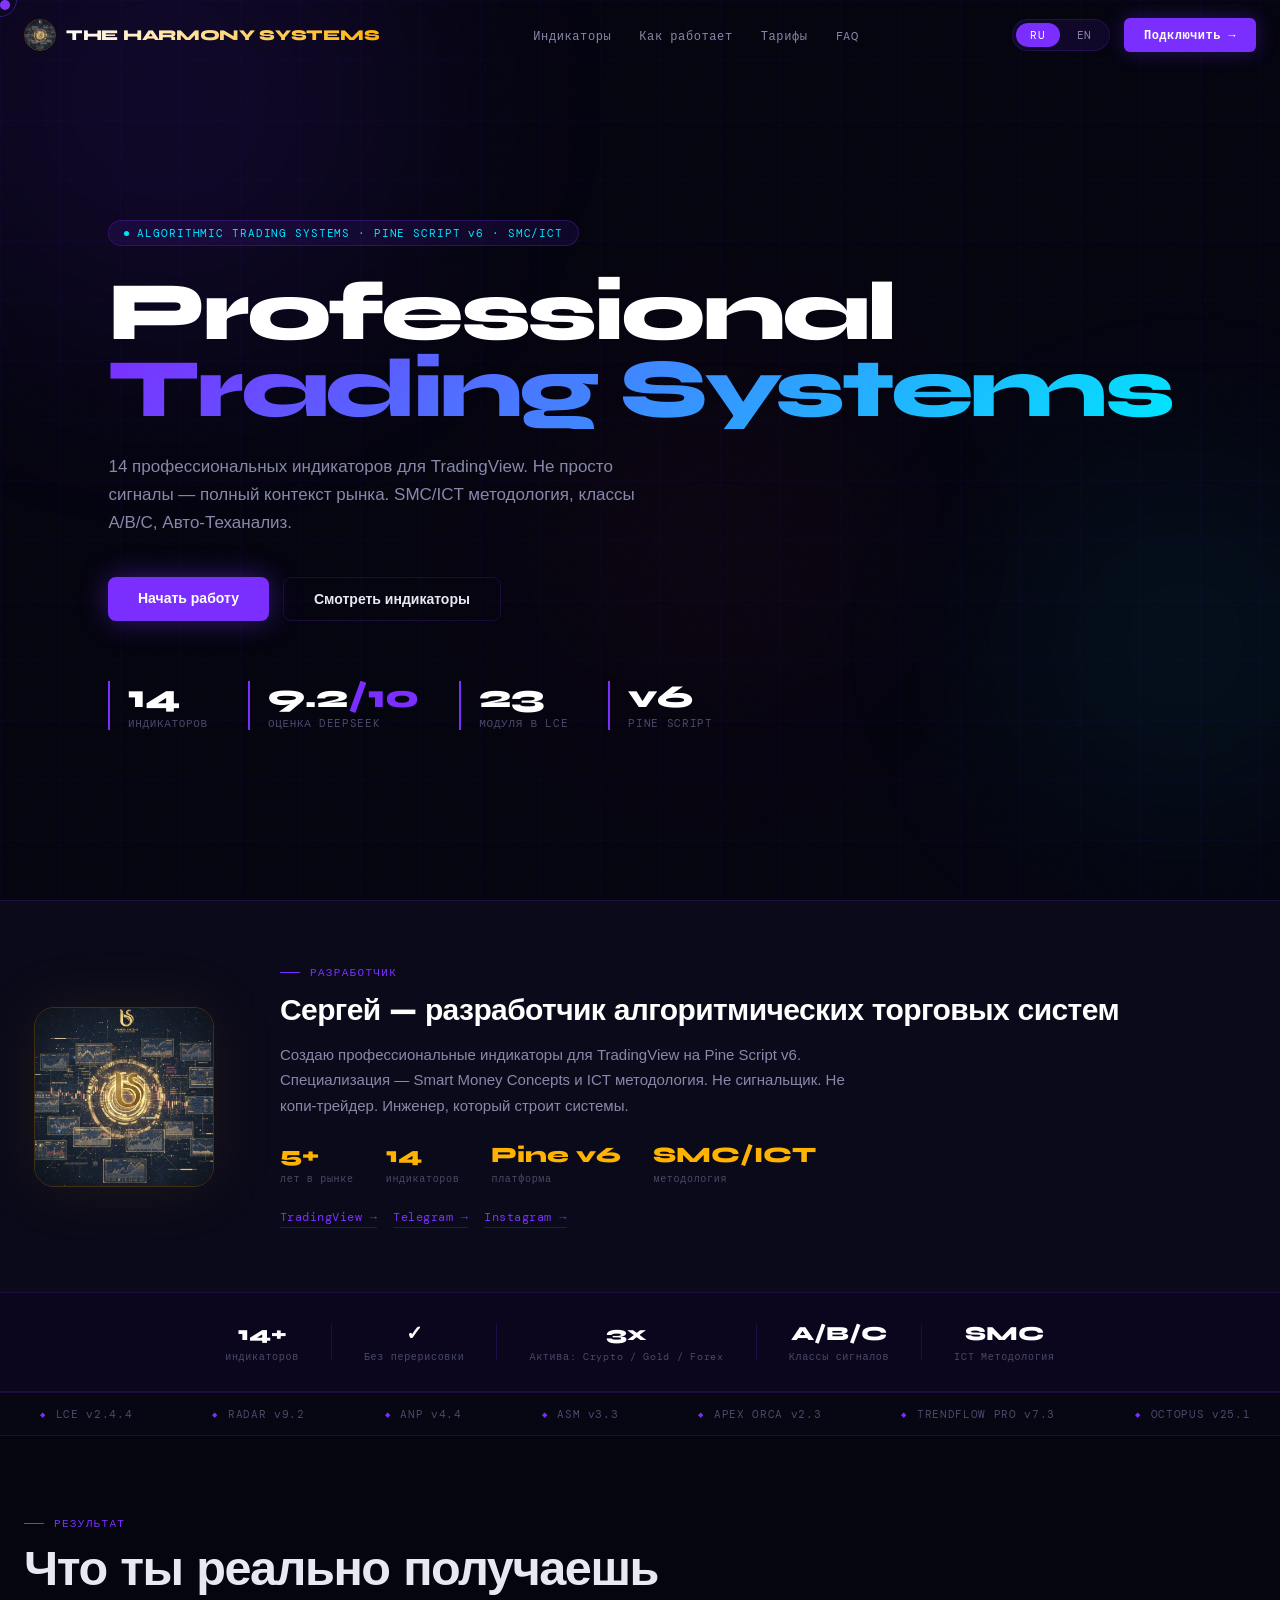
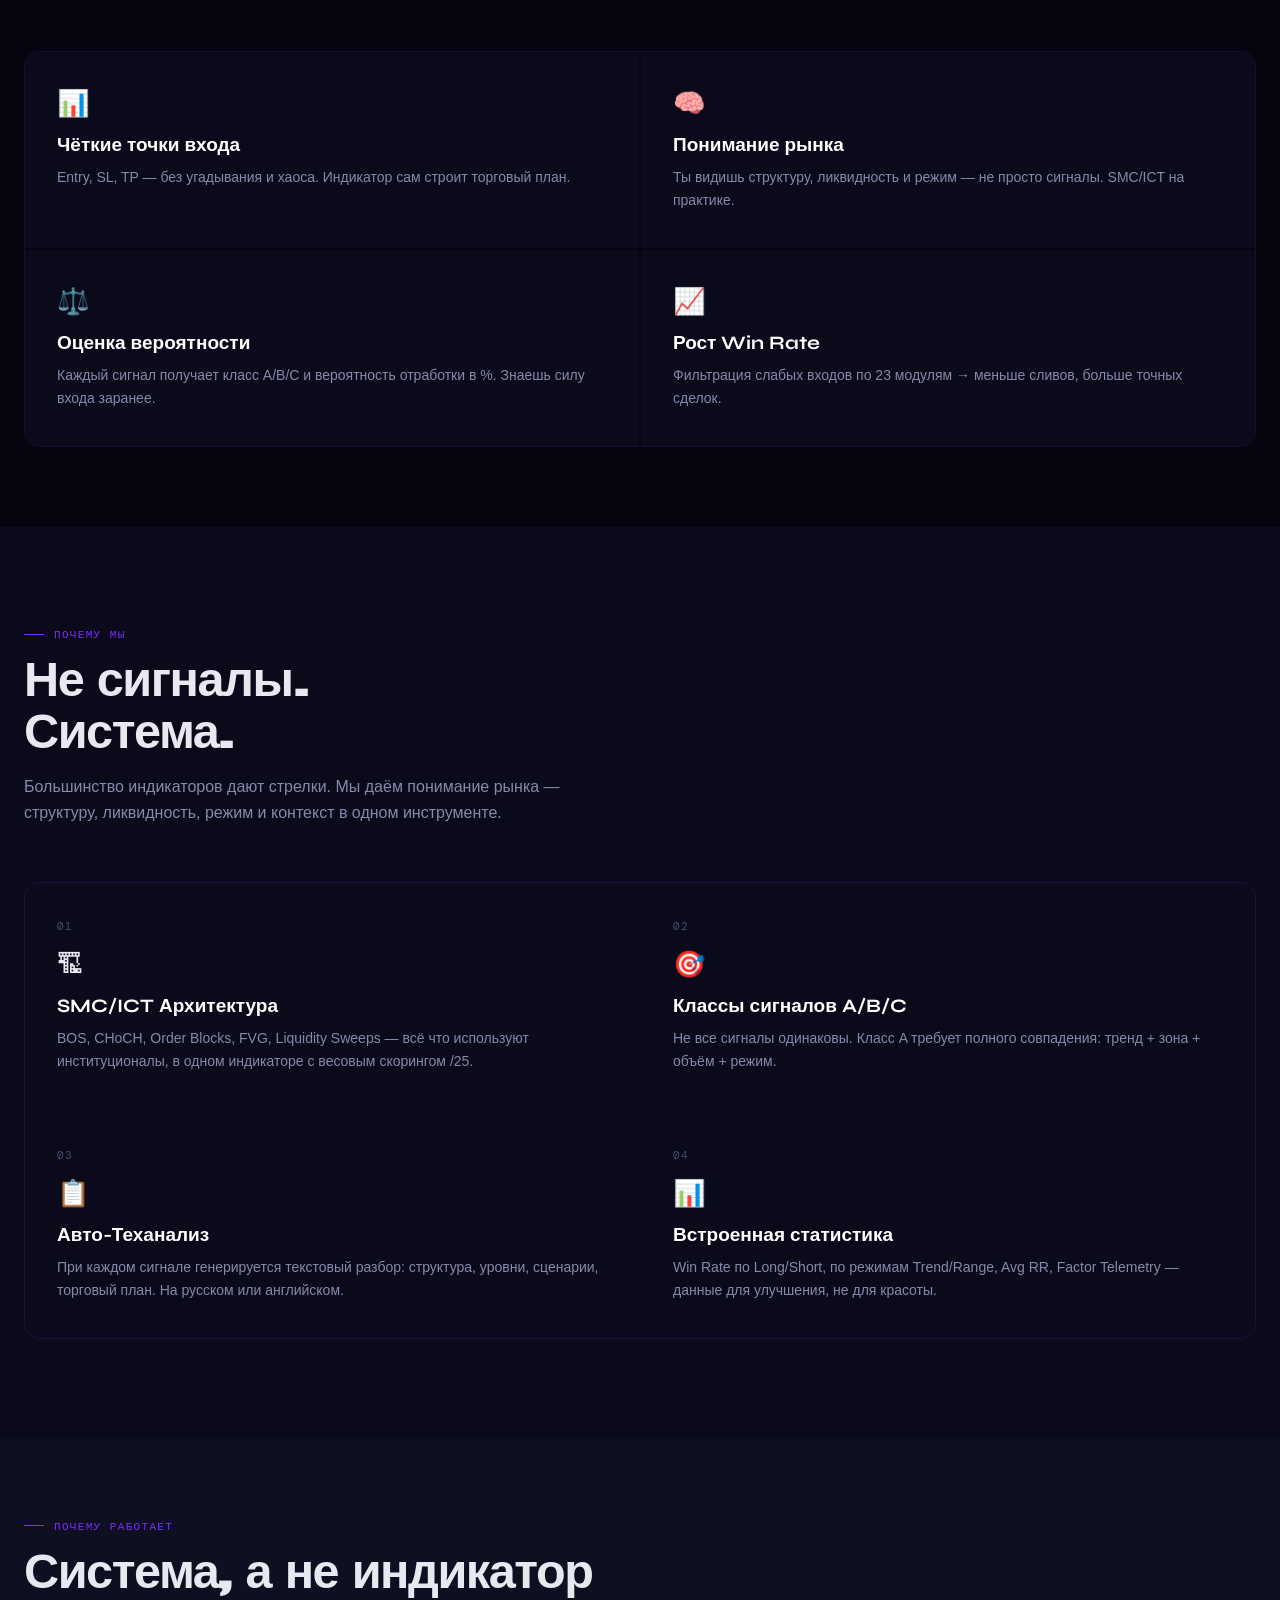
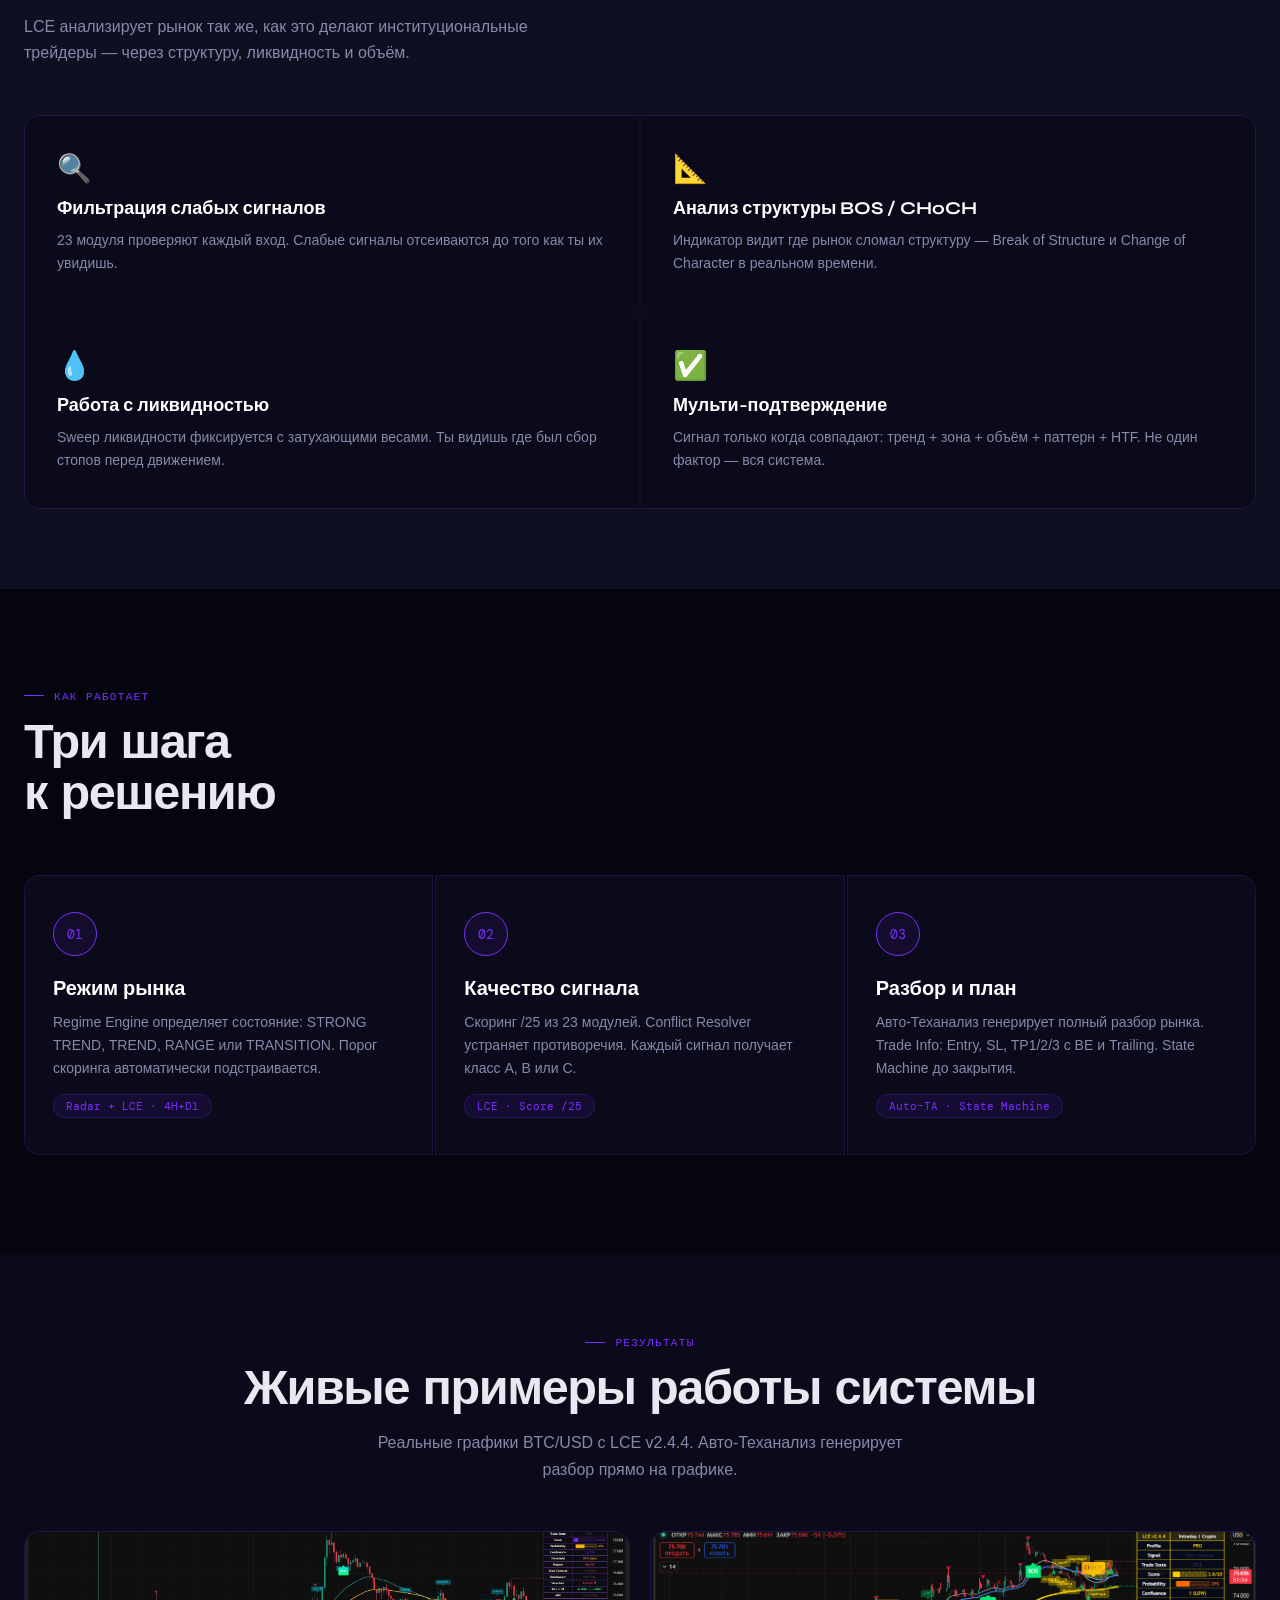
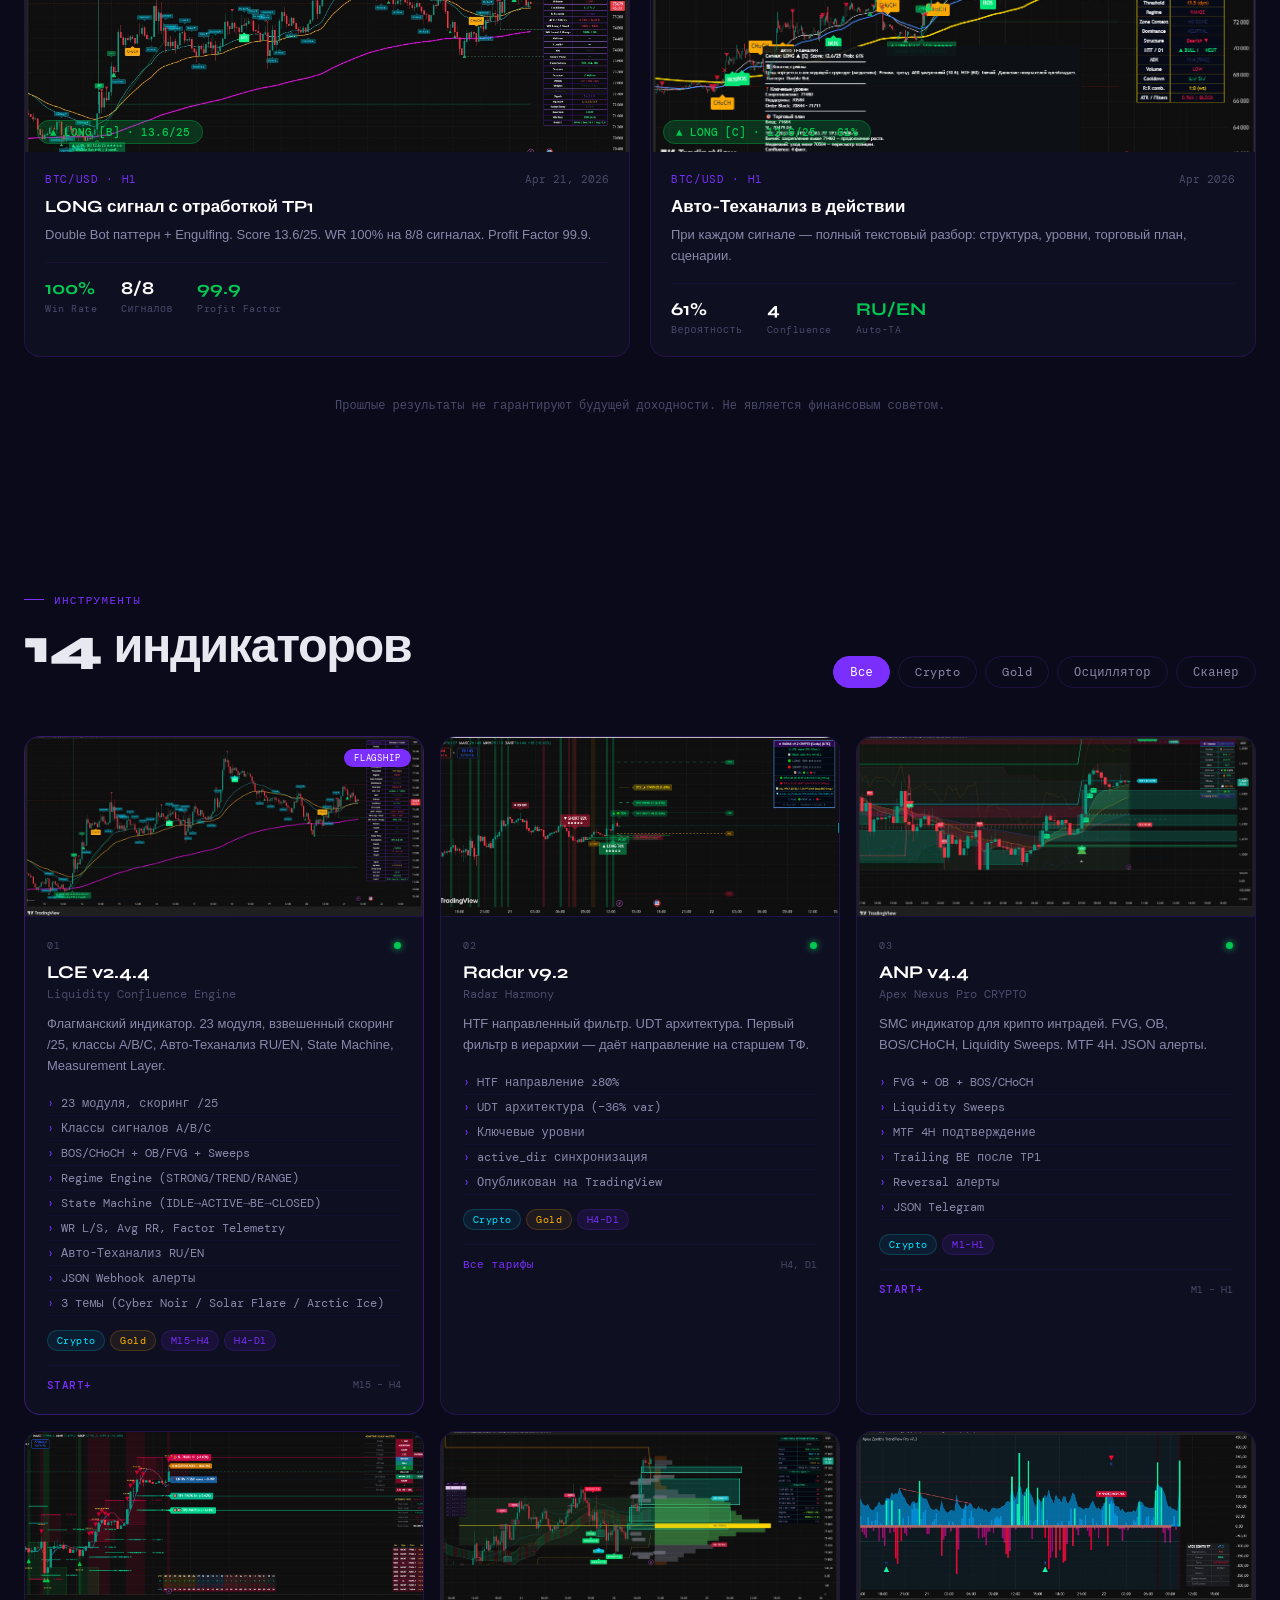
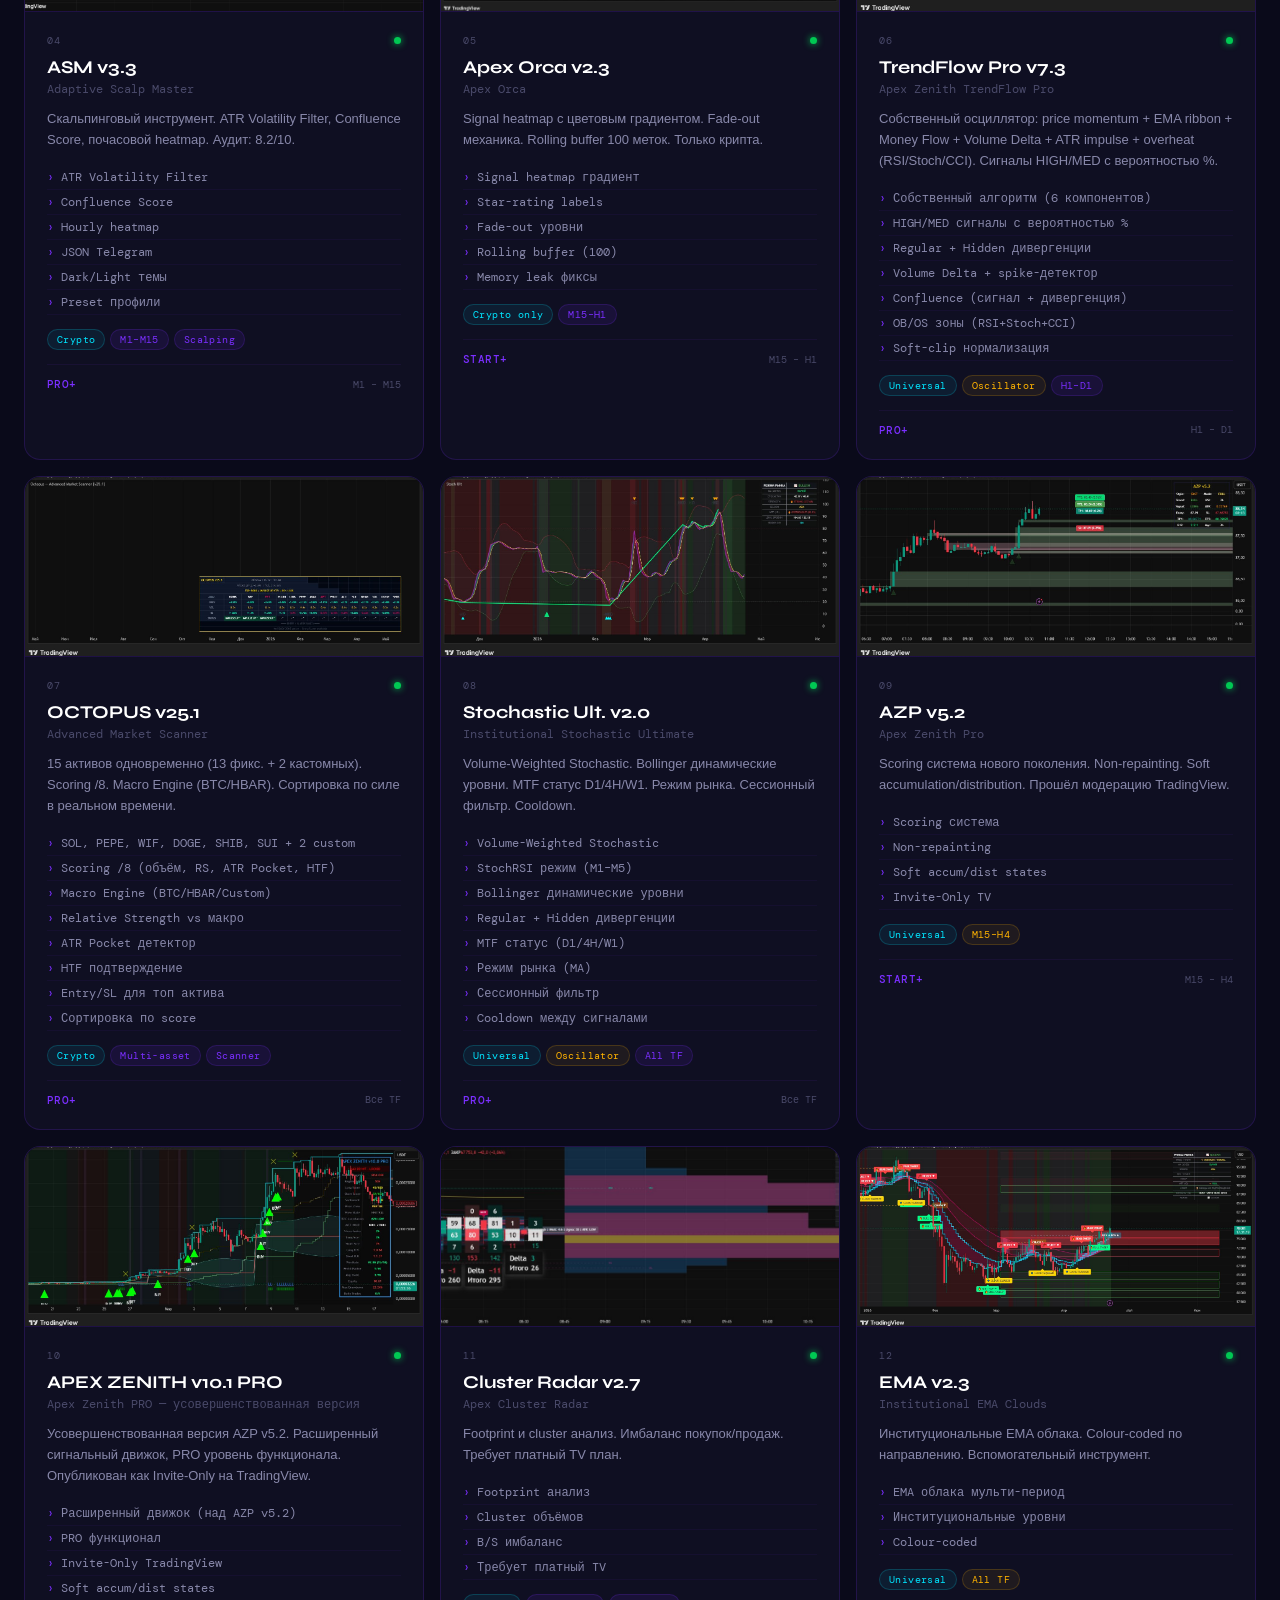
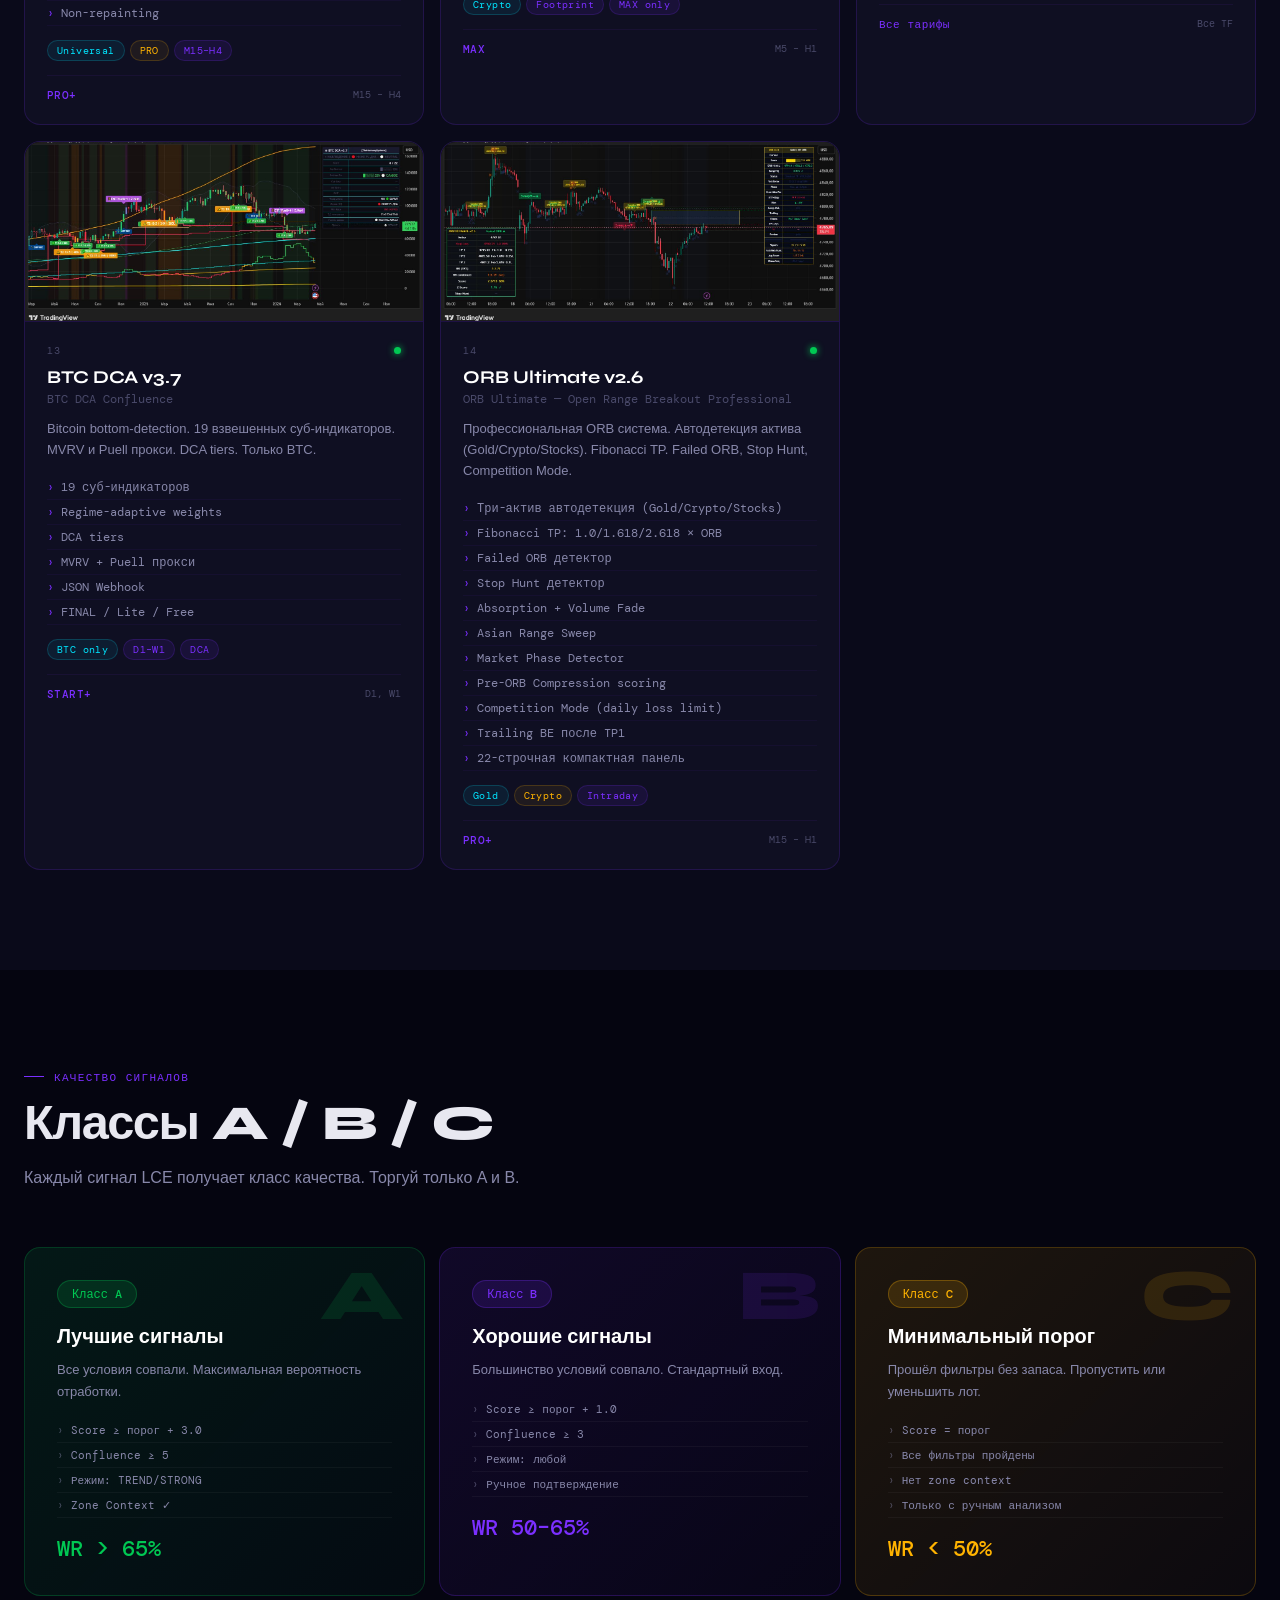
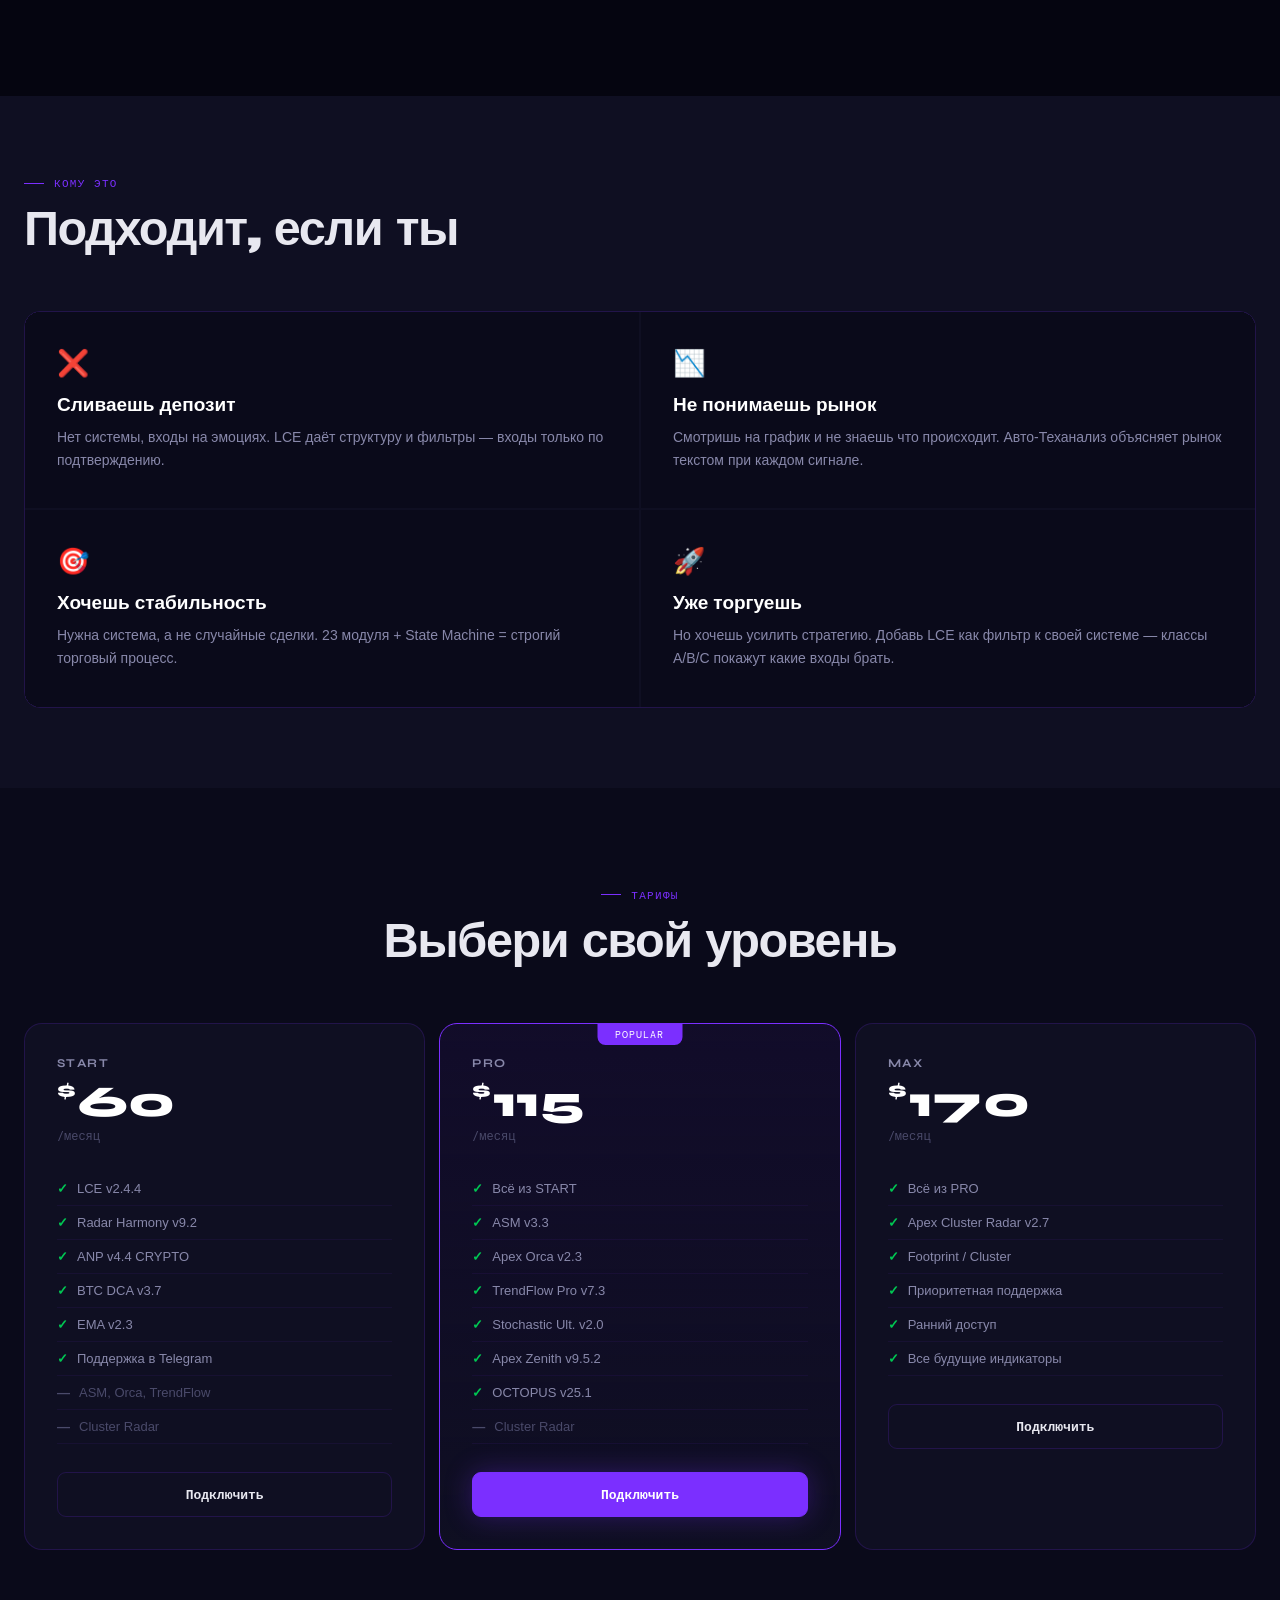
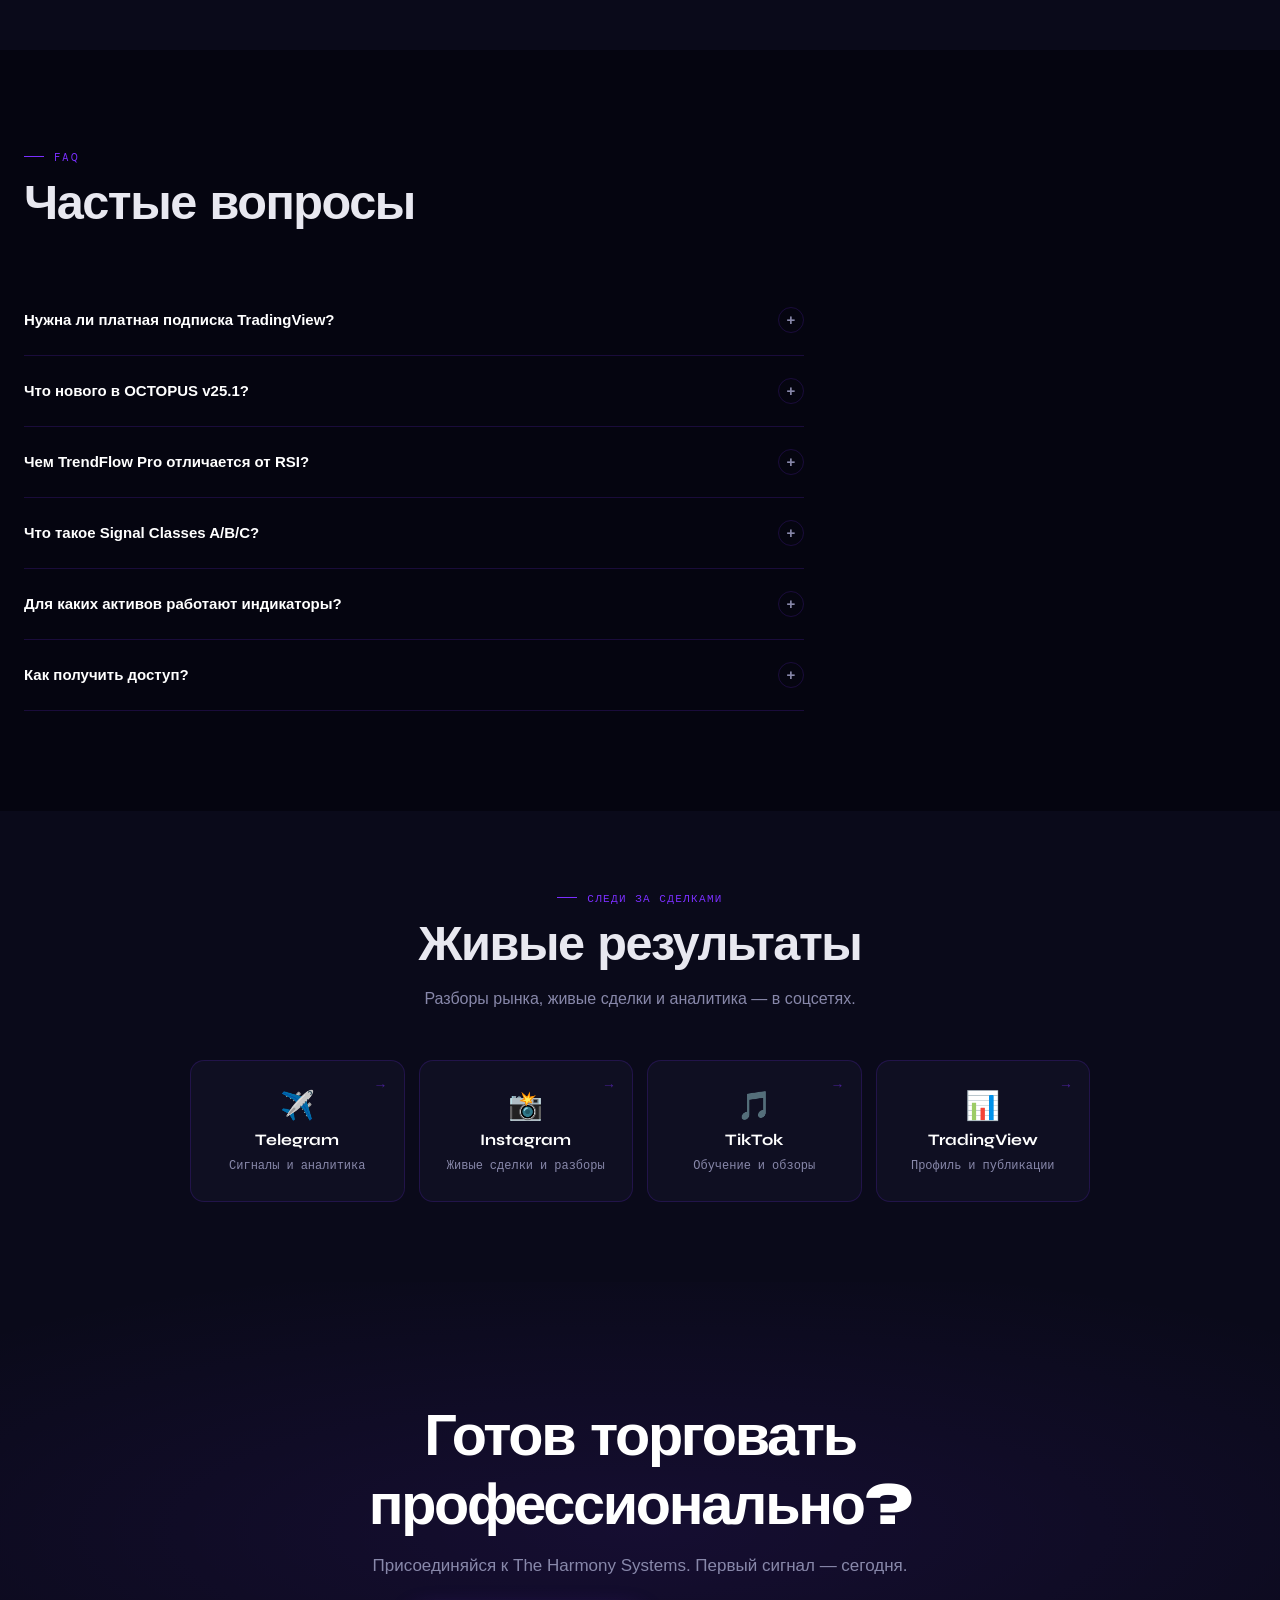
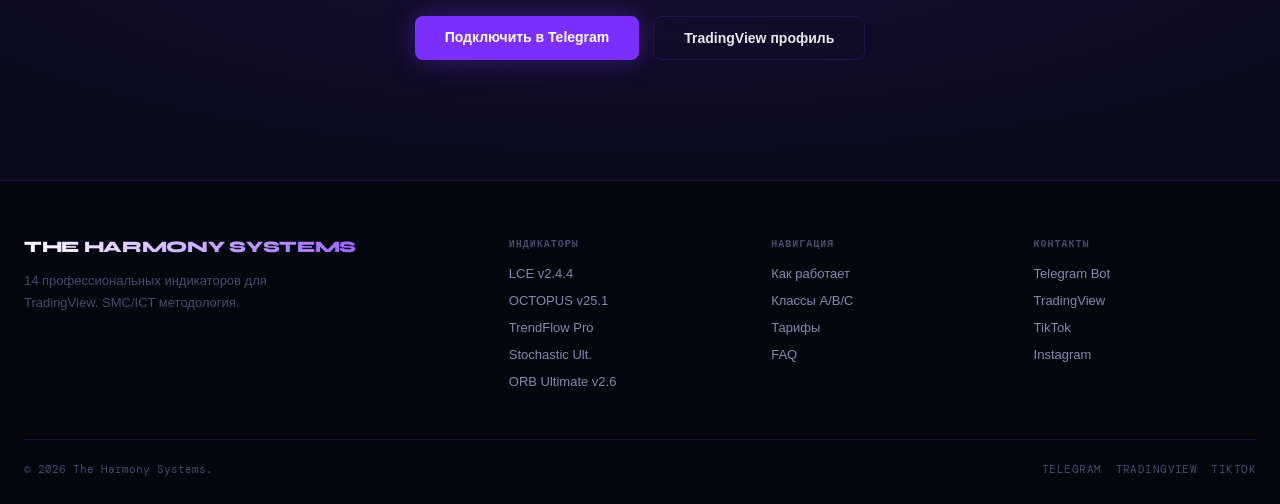
<file: harmony_v2.html>
<!DOCTYPE html>
<html lang="ru">
<head>
<meta charset="UTF-8">
<meta name="viewport" content="width=device-width, initial-scale=1.0">
<title>The Harmony Systems — Professional TradingView Indicators</title>
<meta name="description" content="14 профессиональных индикаторов для TradingView. SMC/ICT методология. LCE, Radar, ANP, OCTOPUS и другие.">
<link rel="preconnect" href="https://fonts.googleapis.com">
<link href="https://fonts.googleapis.com/css2?family=Syne:wght@400;600;700;800&family=DM+Mono:wght@300;400;500&family=Cabinet+Grotesk:wght@400;500;700;800&display=swap" rel="stylesheet">
<style>
*,*::before,*::after{box-sizing:border-box;margin:0;padding:0}
html{scroll-behavior:smooth}
body{background:#050510;color:#e8e8f0;font-family:'Cabinet Grotesk',sans-serif;overflow-x:hidden;cursor:none}
.cursor{position:fixed;width:10px;height:10px;background:#7b2fff;border-radius:50%;pointer-events:none;z-index:9999;mix-blend-mode:screen}
.cursor-ring{position:fixed;width:34px;height:34px;border:1px solid rgba(123,47,255,.4);border-radius:50%;pointer-events:none;z-index:9998;transition:transform .3s cubic-bezier(.23,1,.32,1)}
:root{--accent:#7b2fff;--accent2:#00e5ff;--green:#00c853;--amber:#ffb300;--red:#ff3060;--bg:#050510;--bg2:#0a0a1a;--bg3:#0f0f22;--border:rgba(123,47,255,.18);--text:#e8e8f0;--text2:#8888aa;--text3:#4a4a6a;--mono:'DM Mono',monospace;--display:'Syne',sans-serif;}
body::before{content:'';position:fixed;inset:0;background-image:url("data:image/svg+xml,%3Csvg viewBox='0 0 256 256' xmlns='http://www.w3.org/2000/svg'%3E%3Cfilter id='n'%3E%3CfeTurbulence type='fractalNoise' baseFrequency='.9' numOctaves='4' stitchTiles='stitch'/%3E%3C/filter%3E%3Crect width='100%25' height='100%25' filter='url(%23n)' opacity='.03'/%3E%3C/svg%3E");pointer-events:none;z-index:1;opacity:.35}
.grid-bg{position:fixed;inset:0;pointer-events:none;z-index:0;background-image:linear-gradient(rgba(123,47,255,.04) 1px,transparent 1px),linear-gradient(90deg,rgba(123,47,255,.04) 1px,transparent 1px);background-size:60px 60px}
.orb{position:fixed;border-radius:50%;pointer-events:none;z-index:0;filter:blur(100px);animation:orbF 14s ease-in-out infinite}
.orb-1{width:500px;height:500px;background:rgba(123,47,255,.1);top:-150px;left:-80px}
.orb-2{width:350px;height:350px;background:rgba(0,229,255,.06);bottom:80px;right:-80px;animation-delay:-6s}
.orb-3{width:280px;height:280px;background:rgba(255,48,96,.05);top:45%;left:45%;animation-delay:-10s}
@keyframes orbF{0%,100%{transform:translate(0,0)}40%{transform:translate(25px,-18px)}70%{transform:translate(-18px,25px)}}
main{position:relative;z-index:2}
.container{max-width:1300px;margin:0 auto;padding:0 24px}
section{padding:100px 0}

nav{position:fixed;top:0;left:0;right:0;z-index:100;padding:18px 0;transition:background .3s,border-color .3s}
nav.scrolled{background:rgba(5,5,16,.88);backdrop-filter:blur(20px);border-bottom:1px solid var(--border)}
.nav-inner{max-width:1300px;margin:0 auto;padding:0 24px;display:flex;align-items:center;justify-content:space-between;gap:24px}
.nav-logo{font-family:var(--display);font-size:16px;font-weight:800;background:linear-gradient(135deg,#fff,var(--accent));-webkit-background-clip:text;-webkit-text-fill-color:transparent;text-decoration:none;letter-spacing:-.02em;white-space:nowrap}
.nav-links{display:flex;gap:28px;list-style:none}
.nav-links a{font-size:12px;color:var(--text2);text-decoration:none;font-family:var(--mono);letter-spacing:.05em;transition:color .2s}
.nav-links a:hover{color:var(--text)}
.nav-right{display:flex;align-items:center;gap:14px}
.lang-switch{display:flex;background:rgba(123,47,255,.1);border:1px solid var(--border);border-radius:100px;padding:3px;gap:3px}
.lang-btn{padding:5px 14px;border-radius:100px;font-family:var(--mono);font-size:11px;letter-spacing:.06em;cursor:pointer;border:none;background:transparent;color:var(--text2);transition:all .2s}
.lang-btn.active{background:var(--accent);color:#fff}
.nav-cta{background:var(--accent);color:#fff;padding:9px 20px;border-radius:6px;font-size:12px;font-weight:700;text-decoration:none;font-family:var(--mono);letter-spacing:.04em;transition:transform .2s,box-shadow .2s;box-shadow:0 0 20px rgba(123,47,255,.3);white-space:nowrap}
.nav-cta:hover{transform:translateY(-1px);box-shadow:0 0 35px rgba(123,47,255,.5)}

#hero{min-height:100vh;display:flex;align-items:center;padding:130px 0 80px}
.hero-badge{display:inline-flex;align-items:center;gap:8px;background:rgba(123,47,255,.1);border:1px solid rgba(123,47,255,.25);border-radius:100px;padding:5px 15px;font-family:var(--mono);font-size:11px;color:var(--accent2);letter-spacing:.08em;margin-bottom:28px;animation:fadeUp .5s ease both}
.hero-badge::before{content:'';width:5px;height:5px;border-radius:50%;background:var(--accent2);animation:pulse 2s ease infinite}
@keyframes pulse{0%,100%{opacity:1}50%{opacity:.4;transform:scale(1.4)}}
.hero-title{font-family:var(--display);font-size:clamp(44px,6.5vw,90px);font-weight:800;line-height:.93;letter-spacing:-.04em;margin-bottom:24px;animation:fadeUp .5s .1s ease both}
.hero-title .l1{display:block;color:#fff}
.hero-title .l2{display:block;background:linear-gradient(135deg,var(--accent),var(--accent2));-webkit-background-clip:text;-webkit-text-fill-color:transparent}
.hero-sub{font-size:17px;color:var(--text2);max-width:540px;line-height:1.65;margin-bottom:40px;animation:fadeUp .5s .2s ease both}
.hero-actions{display:flex;gap:14px;flex-wrap:wrap;animation:fadeUp .5s .3s ease both}
.btn-primary{background:var(--accent);color:#fff;padding:13px 30px;border-radius:8px;font-size:14px;font-weight:700;text-decoration:none;transition:transform .2s,box-shadow .2s;box-shadow:0 0 28px rgba(123,47,255,.4)}
.btn-primary:hover{transform:translateY(-2px);box-shadow:0 0 45px rgba(123,47,255,.6)}
.btn-secondary{border:1px solid var(--border);color:var(--text);padding:13px 30px;border-radius:8px;font-size:14px;font-weight:600;text-decoration:none;transition:border-color .2s,background .2s;backdrop-filter:blur(8px)}
.btn-secondary:hover{border-color:var(--accent);background:rgba(123,47,255,.07)}
.hero-stats{display:flex;gap:40px;margin-top:60px;flex-wrap:wrap;animation:fadeUp .5s .4s ease both}
.stat{border-left:2px solid var(--accent);padding-left:18px}
.stat-num{font-family:var(--display);font-size:32px;font-weight:800;color:#fff;line-height:1}
.stat-num span{color:var(--accent)}
.stat-label{font-size:11px;color:var(--text3);font-family:var(--mono);letter-spacing:.06em;margin-top:3px}
@keyframes fadeUp{from{opacity:0;transform:translateY(20px)}to{opacity:1;transform:none}}

.ticker-wrap{padding:14px 0;border-top:1px solid var(--border);border-bottom:1px solid var(--border);overflow:hidden;background:rgba(10,10,26,.4)}
.ticker-track{display:flex;animation:ticker 40s linear infinite;white-space:nowrap}
.ticker-item{padding:0 40px;font-family:var(--mono);font-size:11px;color:var(--text3);letter-spacing:.06em;display:flex;align-items:center;gap:10px}
.ticker-item::before{content:'◆';color:var(--accent);font-size:7px}
@keyframes ticker{from{transform:translateX(0)}to{transform:translateX(-50%)}}

.section-tag{font-family:var(--mono);font-size:11px;letter-spacing:.12em;color:var(--accent);text-transform:uppercase;margin-bottom:14px;display:flex;align-items:center;gap:10px}
.section-tag::before{content:'';display:block;width:20px;height:1px;background:var(--accent)}
.section-title{font-family:var(--display);font-size:clamp(30px,3.8vw,52px);font-weight:800;letter-spacing:-.03em;line-height:1.05;margin-bottom:16px}
.section-sub{font-size:16px;color:var(--text2);max-width:540px;line-height:1.65}

#why{background:var(--bg2)}
.why-grid{display:grid;grid-template-columns:repeat(2,1fr);gap:2px;margin-top:56px;border:1px solid var(--border);border-radius:16px;overflow:hidden}
.why-item{padding:36px 32px;background:var(--bg2);position:relative;overflow:hidden;transition:background .3s}
.why-item::before{content:'';position:absolute;inset:0;background:linear-gradient(135deg,rgba(123,47,255,.07),transparent);opacity:0;transition:.3s}
.why-item:hover{background:var(--bg3)}
.why-item:hover::before{opacity:1}
.why-num{font-family:var(--mono);font-size:11px;color:var(--text3);letter-spacing:.1em;margin-bottom:16px}
.why-icon{font-size:26px;margin-bottom:14px;display:block}
.why-title{font-family:var(--display);font-size:19px;font-weight:700;margin-bottom:10px;color:#fff}
.why-text{font-size:14px;color:var(--text2);line-height:1.65}

#how{background:var(--bg)}
.steps{display:grid;grid-template-columns:repeat(3,1fr);gap:2px;margin-top:56px}
.step{background:var(--bg2);padding:36px 28px;border:1px solid var(--border)}
.step:first-child{border-radius:16px 0 0 16px}
.step:last-child{border-radius:0 16px 16px 0}
.step-num{width:44px;height:44px;border-radius:50%;border:1px solid var(--accent);display:flex;align-items:center;justify-content:center;font-family:var(--mono);font-size:13px;color:var(--accent);margin-bottom:20px;background:rgba(123,47,255,.08)}
.step-title{font-family:var(--display);font-size:20px;font-weight:700;margin-bottom:10px;color:#fff}
.step-text{font-size:14px;color:var(--text2);line-height:1.65}
.step-tag{display:inline-flex;gap:6px;margin-top:14px;font-family:var(--mono);font-size:11px;color:var(--accent);background:rgba(123,47,255,.1);border:1px solid rgba(123,47,255,.2);padding:4px 12px;border-radius:100px}

#indicators{background:var(--bg2)}
.ind-header{display:flex;justify-content:space-between;align-items:flex-end;margin-bottom:48px;flex-wrap:wrap;gap:20px}
.filter-tabs{display:flex;gap:8px;flex-wrap:wrap}
.filter-tab{padding:7px 16px;border-radius:100px;font-size:12px;font-family:var(--mono);letter-spacing:.04em;cursor:pointer;border:1px solid var(--border);color:var(--text2);background:transparent;transition:all .2s}
.filter-tab.active,.filter-tab:hover{background:var(--accent);border-color:var(--accent);color:#fff}
.ind-grid{display:grid;grid-template-columns:repeat(auto-fill,minmax(360px,1fr));gap:16px}
.ind-card{background:var(--bg3);border:1px solid var(--border);border-radius:16px;overflow:hidden;transition:transform .3s,border-color .3s,box-shadow .3s}
.ind-card:hover{transform:translateY(-4px);border-color:rgba(123,47,255,.45);box-shadow:0 20px 55px rgba(123,47,255,.13)}
.ind-card.flagship{border-color:rgba(123,47,255,.35)}
.ind-screenshot{width:100%;height:180px;position:relative;overflow:hidden;background:linear-gradient(135deg,#0a0a1a,#0f0f28);border-bottom:1px solid var(--border);display:flex;align-items:center;justify-content:center}
.ind-screenshot img{width:100%;height:100%;object-fit:cover;display:none}
.ind-screenshot img.loaded{display:block}
.ind-ph{display:flex;flex-direction:column;align-items:center;justify-content:center;gap:8px;width:100%;height:100%;position:absolute;inset:0}
.ind-ph svg{position:absolute;inset:0;width:100%;height:100%}
.ph-label{position:relative;z-index:1;font-family:var(--mono);font-size:10px;color:rgba(255,255,255,.2);letter-spacing:.1em}
.ph-soon{position:relative;z-index:1;background:rgba(123,47,255,.12);border:1px solid rgba(123,47,255,.25);border-radius:100px;padding:3px 12px;font-family:var(--mono);font-size:10px;color:var(--accent);letter-spacing:.08em}
.flagship-badge{position:absolute;top:12px;right:12px;z-index:2;background:var(--accent);color:#fff;font-family:var(--mono);font-size:9px;letter-spacing:.1em;padding:3px 10px;border-radius:100px}
.ind-body{padding:22px}
.ind-meta{display:flex;justify-content:space-between;align-items:center;margin-bottom:10px}
.ind-num{font-family:var(--mono);font-size:10px;color:var(--text3);letter-spacing:.1em}
.ind-dot{width:7px;height:7px;border-radius:50%;background:var(--green);box-shadow:0 0 7px var(--green)}
.ind-name{font-family:var(--display);font-size:18px;font-weight:700;color:#fff;margin-bottom:3px;line-height:1.2}
.ind-full{font-size:12px;color:var(--text3);font-family:var(--mono);margin-bottom:12px}
.ind-desc{font-size:13px;color:var(--text2);line-height:1.6;margin-bottom:14px}
.ind-features{list-style:none;margin-bottom:14px}
.ind-features li{font-size:12px;color:var(--text2);padding:4px 0;border-bottom:1px solid rgba(123,47,255,.06);display:flex;align-items:center;gap:7px;font-family:var(--mono)}
.ind-features li::before{content:'›';color:var(--accent);flex-shrink:0}
.ind-tags{display:flex;flex-wrap:wrap;gap:5px;margin-bottom:14px}
.tag{padding:3px 9px;border-radius:100px;font-size:10px;font-family:var(--mono);letter-spacing:.04em;background:rgba(123,47,255,.1);color:var(--accent);border:1px solid rgba(123,47,255,.18)}
.tag.c{background:rgba(0,229,255,.07);color:var(--accent2);border-color:rgba(0,229,255,.18)}
.tag.g{background:rgba(255,179,0,.07);color:var(--amber);border-color:rgba(255,179,0,.18)}
.ind-footer{display:flex;justify-content:space-between;align-items:center;padding-top:12px;border-top:1px solid rgba(123,47,255,.08)}
.ind-price{font-family:var(--mono);font-size:11px;color:var(--accent);letter-spacing:.04em;font-weight:500}
.ind-tf{font-family:var(--mono);font-size:10px;color:var(--text3)}

#classes{background:var(--bg)}
.classes-grid{display:grid;grid-template-columns:repeat(3,1fr);gap:14px;margin-top:56px}
.cls-card{border-radius:16px;padding:32px;position:relative;overflow:hidden}
.cls-a{background:linear-gradient(135deg,rgba(0,200,83,.1),rgba(0,200,83,.03));border:1px solid rgba(0,200,83,.22)}
.cls-b{background:linear-gradient(135deg,rgba(123,47,255,.1),rgba(123,47,255,.03));border:1px solid rgba(123,47,255,.22)}
.cls-c{background:linear-gradient(135deg,rgba(255,179,0,.1),rgba(255,179,0,.03));border:1px solid rgba(255,179,0,.22)}
.cls-letter{font-family:var(--display);font-size:72px;font-weight:800;line-height:1;opacity:.12;position:absolute;right:20px;top:12px}
.cls-a .cls-letter{color:var(--green)}.cls-b .cls-letter{color:var(--accent)}.cls-c .cls-letter{color:var(--amber)}
.cls-badge{display:inline-flex;padding:5px 14px;border-radius:100px;font-family:var(--mono);font-size:12px;font-weight:500;margin-bottom:16px}
.cls-a .cls-badge{background:rgba(0,200,83,.14);color:var(--green);border:1px solid rgba(0,200,83,.28)}
.cls-b .cls-badge{background:rgba(123,47,255,.14);color:var(--accent);border:1px solid rgba(123,47,255,.28)}
.cls-c .cls-badge{background:rgba(255,179,0,.14);color:var(--amber);border:1px solid rgba(255,179,0,.28)}
.cls-title{font-family:var(--display);font-size:20px;font-weight:700;margin-bottom:10px;color:#fff}
.cls-text{font-size:13px;color:var(--text2);line-height:1.65;margin-bottom:16px}
.cls-req{list-style:none}
.cls-req li{font-family:var(--mono);font-size:11px;color:var(--text2);padding:5px 0;border-bottom:1px solid rgba(255,255,255,.04);display:flex;align-items:center;gap:7px}
.cls-req li::before{content:'›';opacity:.5}
.cls-wr{margin-top:16px;font-family:var(--mono);font-size:22px;font-weight:500}
.cls-a .cls-wr{color:var(--green)}.cls-b .cls-wr{color:var(--accent)}.cls-c .cls-wr{color:var(--amber)}

#pricing{background:var(--bg2)}
.pricing-grid{display:grid;grid-template-columns:repeat(3,1fr);gap:14px;margin-top:56px}
.plan-card{background:var(--bg3);border:1px solid var(--border);border-radius:18px;padding:32px;position:relative;overflow:hidden;transition:transform .3s}
.plan-card:hover{transform:translateY(-3px)}
.plan-card.feat{border-color:var(--accent);background:linear-gradient(180deg,rgba(123,47,255,.07),var(--bg3))}
.plan-card.feat::before{content:'POPULAR';position:absolute;top:0;left:50%;transform:translateX(-50%);background:var(--accent);color:#fff;font-family:var(--mono);font-size:10px;letter-spacing:.1em;padding:4px 18px;border-radius:0 0 8px 8px}
.plan-name{font-family:var(--display);font-size:12px;font-weight:700;letter-spacing:.12em;color:var(--text2);margin-bottom:10px}
.plan-price{font-family:var(--display);font-size:44px;font-weight:800;color:#fff;line-height:1;margin-bottom:4px}
.plan-price sup{font-size:22px;vertical-align:top;margin-top:7px;margin-right:2px}
.plan-period{font-size:12px;color:var(--text3);font-family:var(--mono);margin-bottom:28px}
.plan-features{list-style:none;margin-bottom:28px}
.plan-features li{padding:9px 0;border-bottom:1px solid rgba(123,47,255,.07);font-size:13px;color:var(--text2);display:flex;align-items:center;gap:9px}
.plan-features li::before{content:'✓';color:var(--green);font-weight:700;flex-shrink:0}
.plan-features li.dim::before{content:'—';color:var(--text3)}
.plan-features li.dim{color:var(--text3)}
.plan-btn{display:block;text-align:center;padding:13px;border-radius:9px;font-size:13px;font-weight:700;text-decoration:none;border:1px solid var(--border);color:var(--text);transition:all .2s;font-family:var(--mono)}
.plan-card.feat .plan-btn{background:var(--accent);border-color:var(--accent);color:#fff;box-shadow:0 0 28px rgba(123,47,255,.3)}
.plan-btn:hover{border-color:var(--accent);color:var(--accent)}
.plan-card.feat .plan-btn:hover{box-shadow:0 0 45px rgba(123,47,255,.5)}

#faq{background:var(--bg)}
.faq-list{margin-top:56px;max-width:780px}
.faq-item{border-bottom:1px solid var(--border);overflow:hidden}
.faq-q{padding:22px 0;display:flex;justify-content:space-between;align-items:center;cursor:pointer;font-size:15px;font-weight:600;color:#fff;transition:color .2s;user-select:none;gap:16px}
.faq-q:hover{color:var(--accent)}
.faq-icon{width:26px;height:26px;border-radius:50%;border:1px solid var(--border);display:flex;align-items:center;justify-content:center;flex-shrink:0;font-size:15px;color:var(--text2);transition:transform .3s,background .2s}
.faq-item.open .faq-icon{transform:rotate(45deg);background:rgba(123,47,255,.1);color:var(--accent)}
.faq-a{font-size:14px;color:var(--text2);line-height:1.7;max-height:0;overflow:hidden;transition:max-height .4s ease,padding .3s}
.faq-item.open .faq-a{max-height:300px;padding-bottom:22px}

#cta{background:var(--bg2);text-align:center;padding:120px 0;position:relative;overflow:hidden}
#cta::before{content:'';position:absolute;inset:0;background:radial-gradient(ellipse 75% 55% at 50% 50%,rgba(123,47,255,.1),transparent)}
.cta-inner{position:relative;z-index:1}
.cta-title{font-family:var(--display);font-size:clamp(32px,4.5vw,64px);font-weight:800;letter-spacing:-.04em;margin-bottom:16px;color:#fff}
.cta-sub{font-size:17px;color:var(--text2);margin-bottom:40px}
.cta-btns{display:flex;gap:14px;justify-content:center;flex-wrap:wrap}

footer{background:var(--bg);border-top:1px solid var(--border);padding:56px 0 28px}
.footer-inner{display:grid;grid-template-columns:2fr 1fr 1fr 1fr;gap:40px;margin-bottom:40px}
.footer-brand .nav-logo{display:block;margin-bottom:14px}
.footer-desc{font-size:13px;color:var(--text3);line-height:1.65;max-width:260px}
.footer-col h4{font-family:var(--mono);font-size:10px;letter-spacing:.1em;color:var(--text3);margin-bottom:14px;text-transform:uppercase}
.footer-col ul{list-style:none}
.footer-col ul li{margin-bottom:9px}
.footer-col ul li a{font-size:13px;color:var(--text2);text-decoration:none;transition:color .2s}
.footer-col ul li a:hover{color:var(--text)}
.footer-bottom{padding-top:22px;border-top:1px solid var(--border);display:flex;justify-content:space-between;align-items:center;font-family:var(--mono);font-size:11px;color:var(--text3);flex-wrap:wrap;gap:14px}
.social-links{display:flex;gap:14px}
.social-links a{color:var(--text3);text-decoration:none;font-size:11px;font-family:var(--mono);letter-spacing:.04em;transition:color .2s}
.social-links a:hover{color:var(--accent)}

.reveal{opacity:0;transform:translateY(28px);transition:opacity .6s ease,transform .6s ease}
.reveal.visible{opacity:1;transform:none}
.reveal-1{transition-delay:.1s}.reveal-2{transition-delay:.2s}

@media(max-width:900px){
  .nav-links{display:none}
  .why-grid,.pricing-grid,.steps,.classes-grid{grid-template-columns:1fr}
  .step:first-child{border-radius:16px 16px 0 0}
  .step:last-child{border-radius:0 0 16px 16px}
  .footer-inner{grid-template-columns:1fr 1fr}
}
@media(max-width:600px){
  section{padding:70px 0}
  .ind-grid{grid-template-columns:1fr}
  .footer-inner{grid-template-columns:1fr}
  .footer-bottom{flex-direction:column;text-align:center}
  .nav-right{gap:8px}
}

/* ── TRUST STRIP ───────────────────────────────────────────────────────── */
.trust-strip{padding:20px 0;background:rgba(123,47,255,.06);border-top:1px solid var(--border);border-bottom:1px solid var(--border)}
.trust-inner{display:flex;align-items:center;justify-content:center;flex-wrap:wrap;gap:0}
.trust-item{display:flex;flex-direction:column;align-items:center;gap:4px;padding:8px 32px}
.trust-val{font-family:var(--display);font-size:20px;font-weight:800;color:#fff}
.trust-label{font-family:var(--mono);font-size:10px;color:var(--text3);letter-spacing:.07em;text-align:center}
.trust-div{width:1px;height:36px;background:var(--border)}
@media(max-width:600px){.trust-item{padding:8px 16px}.trust-div{display:none}}

/* ── SOCIAL CARDS ──────────────────────────────────────────────────────── */
.social-cards{display:grid;grid-template-columns:repeat(4,1fr);gap:14px;max-width:900px;margin:0 auto}
.social-card{background:var(--bg3);border:1px solid var(--border);border-radius:14px;padding:28px 20px;text-decoration:none;transition:transform .3s,border-color .3s;display:flex;flex-direction:column;align-items:center;gap:8px;position:relative}
.social-card:hover{transform:translateY(-4px);border-color:rgba(123,47,255,.4)}
.sc-icon{font-size:28px}
.sc-name{font-family:var(--display);font-size:16px;font-weight:700;color:#fff}
.sc-desc{font-size:12px;color:var(--text2);font-family:var(--mono);text-align:center}
.sc-arrow{position:absolute;top:16px;right:16px;color:var(--accent);font-size:14px;opacity:.5}
@media(max-width:700px){.social-cards{grid-template-columns:repeat(2,1fr)}}

/* ── WHY WORKS GRID ────────────────────────────────────────────────────── */
.ww-grid{display:grid;grid-template-columns:repeat(2,1fr);gap:2px;margin-top:48px;border:1px solid var(--border);border-radius:16px;overflow:hidden}
.ww-item{padding:36px 32px;background:var(--bg2);transition:background .3s;position:relative;overflow:hidden}
.ww-item::before{content:'';position:absolute;inset:0;background:linear-gradient(135deg,rgba(123,47,255,.07),transparent);opacity:0;transition:.3s}
.ww-item:hover{background:#0c0c20}
.ww-item:hover::before{opacity:1}
.ww-icon{font-size:28px;margin-bottom:12px}
.ww-title{font-family:var(--display);font-size:18px;font-weight:700;color:#fff;margin-bottom:10px}
.ww-text{font-size:14px;color:var(--text2);line-height:1.65}
@media(max-width:700px){.ww-grid{grid-template-columns:1fr}}

/* ── RESULTS ───────────────────────────────────────────────────────────── */
.results-grid{display:grid;grid-template-columns:repeat(2,1fr);gap:20px}
.result-card{background:var(--bg3);border:1px solid var(--border);border-radius:16px;overflow:hidden;transition:transform .3s,border-color .3s}
.result-card:hover{transform:translateY(-4px);border-color:rgba(123,47,255,.4)}
.rc-img-wrap{position:relative;overflow:hidden;height:220px;background:var(--bg2)}
.rc-img-wrap img{width:100%;height:100%;object-fit:cover;transition:transform .4s}
.result-card:hover .rc-img-wrap img{transform:scale(1.03)}
.rc-overlay{position:absolute;bottom:12px;left:12px}
.rc-badge{padding:4px 12px;border-radius:100px;font-family:var(--mono);font-size:11px;font-weight:500;backdrop-filter:blur(8px)}
.rc-long{background:rgba(0,200,83,.2);color:var(--green);border:1px solid rgba(0,200,83,.3)}
.rc-short{background:rgba(255,48,96,.2);color:var(--red);border:1px solid rgba(255,48,96,.3)}
.rc-body{padding:20px}
.rc-meta{display:flex;justify-content:space-between;align-items:center;margin-bottom:10px}
.rc-pair{font-family:var(--mono);font-size:11px;color:var(--accent);letter-spacing:.06em}
.rc-date{font-family:var(--mono);font-size:11px;color:var(--text3)}
.rc-title{font-family:var(--display);font-size:17px;font-weight:700;color:#fff;margin-bottom:8px}
.rc-text{font-size:13px;color:var(--text2);line-height:1.6;margin-bottom:16px}
.rc-stats{display:flex;gap:24px;padding-top:14px;border-top:1px solid rgba(123,47,255,.1)}
.rc-stat{display:flex;flex-direction:column;gap:3px}
.rc-sv{font-family:var(--display);font-size:18px;font-weight:700;color:#fff}
.rc-sv.green{color:var(--green)}
.rc-sl{font-family:var(--mono);font-size:10px;color:var(--text3);letter-spacing:.05em}
@media(max-width:700px){.results-grid{grid-template-columns:1fr}}

.how-steps{display:grid;grid-template-columns:repeat(4,1fr);gap:0;margin-top:56px;position:relative}
.how-steps::before{content:'';position:absolute;top:28px;left:12.5%;right:12.5%;height:1px;background:linear-gradient(90deg,transparent,var(--accent),transparent);z-index:0}
.how-step{padding:32px 20px;text-align:center;position:relative;z-index:1}
.hs-num{width:56px;height:56px;border-radius:50%;border:2px solid var(--accent);display:flex;align-items:center;justify-content:center;font-family:var(--display);font-size:18px;font-weight:800;color:var(--accent);margin:0 auto 16px;background:var(--bg2)}
.hs-title{font-family:var(--display);font-size:16px;font-weight:700;color:#fff;margin-bottom:8px}
.hs-text{font-size:13px;color:var(--text2);line-height:1.6}

/* ── NAV LOGO WITH IMAGE ───────────────────────────────────────────────── */
.nav-logo-img{display:flex;align-items:center;gap:10px;text-decoration:none}
.nav-logo-pic{width:32px;height:32px;border-radius:50%;object-fit:cover;border:1px solid rgba(255,179,0,.3);flex-shrink:0}
.nav-logo-text{font-family:var(--display);font-size:15px;font-weight:800;background:linear-gradient(135deg,#fff,#ffb300);-webkit-background-clip:text;-webkit-text-fill-color:transparent;letter-spacing:-.02em;white-space:nowrap}

/* ── ABOUT SECTION ─────────────────────────────────────────────────────── */
.about-inner{display:grid;grid-template-columns:200px 1fr;gap:56px;align-items:center}
.about-logo-wrap{position:relative;display:flex;align-items:center;justify-content:center}
.about-logo{width:180px;height:180px;border-radius:20px;object-fit:cover;border:1px solid rgba(255,179,0,.2);position:relative;z-index:1}
.about-glow{position:absolute;width:180px;height:180px;border-radius:20px;background:rgba(255,179,0,.08);filter:blur(30px);z-index:0}
.about-title{font-family:var(--display);font-size:clamp(20px,2.5vw,30px);font-weight:800;letter-spacing:-.02em;color:#fff;margin-bottom:14px;line-height:1.15}
.about-text{font-size:15px;color:var(--text2);line-height:1.7;margin-bottom:24px;max-width:580px}
.about-stats{display:flex;gap:32px;margin-bottom:24px;flex-wrap:wrap}
.about-stat{display:flex;flex-direction:column;gap:4px}
.as-val{font-family:var(--display);font-size:22px;font-weight:800;color:#ffb300}
.as-label{font-family:var(--mono);font-size:10px;color:var(--text3);letter-spacing:.07em}
.about-links{display:flex;gap:16px;flex-wrap:wrap}
.about-link{font-family:var(--mono);font-size:12px;color:var(--accent);text-decoration:none;letter-spacing:.04em;border-bottom:1px solid rgba(123,47,255,.3);padding-bottom:2px;transition:color .2s,border-color .2s}
.about-link:hover{color:#ffb300;border-color:rgba(255,179,0,.5)}
@media(max-width:700px){.about-inner{grid-template-columns:1fr;text-align:center}.about-logo{width:120px;height:120px}.about-stats{justify-content:center}.about-links{justify-content:center}}
</style>
</head>
<body>
<div class="cursor" id="cursor"></div>
<div class="cursor-ring" id="cursorRing"></div>
<div class="grid-bg"></div>
<div class="orb orb-1"></div>
<div class="orb orb-2"></div>
<div class="orb orb-3"></div>

<nav id="nav">
  <div class="nav-inner">
    <a href="#" class="nav-logo-img"><img src="logo_hs.png" alt="The Harmony Systems" class="nav-logo-pic"><span class="nav-logo-text">THE HARMONY SYSTEMS</span></a>
    <ul class="nav-links">
      <li><a href="#indicators" data-i18n="nav.indicators">Индикаторы</a></li>
      <li><a href="#how" data-i18n="nav.how">Как работает</a></li>
      <li><a href="#pricing" data-i18n="nav.pricing">Тарифы</a></li>
      <li><a href="#faq">FAQ</a></li>
    </ul>
    <div class="nav-right">
      <div class="lang-switch">
        <button class="lang-btn active" onclick="setLang('ru')">RU</button>
        <button class="lang-btn" onclick="setLang('en')">EN</button>
      </div>
      <a href="https://t.me/HarmonyRadar_bot" class="nav-cta" target="_blank" data-i18n="nav.cta">Подключить →</a>
    </div>
  </div>
</nav>

<main>
<section id="hero">
  <div class="container">
    <div class="hero-badge">ALGORITHMIC TRADING SYSTEMS · PINE SCRIPT v6 · SMC/ICT</div>
    <h1 class="hero-title">
      <span class="l1" data-i18n="hero.title1">Professional</span>
      <span class="l2" data-i18n="hero.title2">Trading Systems</span>
    </h1>
    <p class="hero-sub" data-i18n="hero.sub">14 профессиональных индикаторов для TradingView. Не просто сигналы — полный контекст рынка. SMC/ICT методология, классы A/B/C, Авто-Теханализ.</p>
    <div class="hero-actions">
      <a href="https://t.me/HarmonyRadar_bot" class="btn-primary" target="_blank" data-i18n="hero.cta1">Начать работу</a>
      <a href="#indicators" class="btn-secondary" data-i18n="hero.cta2">Смотреть индикаторы</a>
    </div>
    <div class="hero-stats">
      <div class="stat"><div class="stat-num">14<span></span></div><div class="stat-label" data-i18n="stat.indicators">ИНДИКАТОРОВ</div></div>
      <div class="stat"><div class="stat-num">9.2<span>/10</span></div><div class="stat-label" data-i18n="stat.score">ОЦЕНКА DEEPSEEK</div></div>
      <div class="stat"><div class="stat-num">23<span></span></div><div class="stat-label" data-i18n="stat.modules">МОДУЛЯ В LCE</div></div>
      <div class="stat"><div class="stat-num">v6<span></span></div><div class="stat-label">PINE SCRIPT</div></div>
    </div>
  </div>
</section>



<!-- ABOUT AUTHOR -->
<section id="about" style="background:var(--bg2);padding:64px 0;border-top:1px solid var(--border)">
  <div class="container">
    <div class="about-inner reveal">
      <div class="about-logo-wrap">
        <img src="logo_hs.png" alt="The Harmony Systems" class="about-logo">
        <div class="about-glow"></div>
      </div>
      <div class="about-content">
        <div class="section-tag" data-i18n="ab.tag">Разработчик</div>
        <h2 class="about-title" data-i18n="ab.title">Сергей — разработчик алгоритмических торговых систем</h2>
        <p class="about-text" data-i18n="ab.text">Создаю профессиональные индикаторы для TradingView на Pine Script v6. Специализация — Smart Money Concepts и ICT методология. Не сигнальщик. Не копи-трейдер. Инженер, который строит системы.</p>
        <div class="about-stats">
          <div class="about-stat"><span class="as-val">5+</span><span class="as-label" data-i18n="ab.s1">лет в рынке</span></div>
          <div class="about-stat"><span class="as-val">14</span><span class="as-label" data-i18n="ab.s2">индикаторов</span></div>
          <div class="about-stat"><span class="as-val">Pine v6</span><span class="as-label" data-i18n="ab.s3">платформа</span></div>
          <div class="about-stat"><span class="as-val">SMC/ICT</span><span class="as-label" data-i18n="ab.s4">методология</span></div>
        </div>
        <div class="about-links">
          <a href="https://ru.tradingview.com/u/TheHarmonySystems/" class="about-link" target="_blank">TradingView →</a>
          <a href="https://t.me/TheHarmonySystems" class="about-link" target="_blank">Telegram →</a>
          <a href="https://www.instagram.com/sergey.kz2020" class="about-link" target="_blank">Instagram →</a>
        </div>
      </div>
    </div>
  </div>
</section>
<!-- TRUST STRIP -->
<div class="trust-strip">
  <div class="container">
    <div class="trust-inner">
      <div class="trust-item"><span class="trust-val">14+</span><span class="trust-label" data-i18n="trust.1">индикаторов</span></div>
      <div class="trust-div"></div>
      <div class="trust-item"><span class="trust-val">✓</span><span class="trust-label" data-i18n="trust.2">Без перерисовки</span></div>
      <div class="trust-div"></div>
      <div class="trust-item"><span class="trust-val">3x</span><span class="trust-label" data-i18n="trust.3">Актива: Crypto / Gold / Forex</span></div>
      <div class="trust-div"></div>
      <div class="trust-item"><span class="trust-val">A/B/C</span><span class="trust-label" data-i18n="trust.4">Классы сигналов</span></div>
      <div class="trust-div"></div>
      <div class="trust-item"><span class="trust-val">SMC</span><span class="trust-label" data-i18n="trust.5">ICT Методология</span></div>
    </div>
  </div>
</div>
<div class="ticker-wrap">
  <div class="ticker-track">
    <span class="ticker-item">LCE v2.4.4</span><span class="ticker-item">RADAR v9.2</span><span class="ticker-item">ANP v4.4</span><span class="ticker-item">ASM v3.3</span><span class="ticker-item">APEX ORCA v2.3</span><span class="ticker-item">TRENDFLOW PRO v7.3</span><span class="ticker-item">OCTOPUS v25.1</span><span class="ticker-item">STOCHASTIC ULT v2.0</span><span class="ticker-item">APEX ZENITH v9.5.2</span><span class="ticker-item">BTC DCA v3.7</span><span class="ticker-item">CLUSTER RADAR v2.7</span><span class="ticker-item">CLASSES A/B/C</span><span class="ticker-item">AUTO-TA RU/EN</span><span class="ticker-item">ORB ULTIMATE v2.6</span><span class="ticker-item">STATE MACHINE</span>
    <span class="ticker-item">LCE v2.4.4</span><span class="ticker-item">RADAR v9.2</span><span class="ticker-item">ANP v4.4</span><span class="ticker-item">ASM v3.3</span><span class="ticker-item">APEX ORCA v2.3</span><span class="ticker-item">TRENDFLOW PRO v7.3</span><span class="ticker-item">OCTOPUS v25.1</span><span class="ticker-item">STOCHASTIC ULT v2.0</span><span class="ticker-item">APEX ZENITH v9.5.2</span><span class="ticker-item">BTC DCA v3.7</span><span class="ticker-item">CLUSTER RADAR v2.7</span><span class="ticker-item">CLASSES A/B/C</span><span class="ticker-item">AUTO-TA RU/EN</span><span class="ticker-item">ORB ULTIMATE v2.6</span><span class="ticker-item">STATE MACHINE</span>
  </div>
</div>


<!-- BENEFITS SECTION -->
<section id="benefits" style="background:var(--bg);padding:80px 0">
  <div class="container">
    <div class="reveal">
      <div class="section-tag" data-i18n="ben.tag">Результат</div>
      <h2 class="section-title" data-i18n="ben.title">Что ты реально получаешь</h2>
    </div>
    <div class="why-grid reveal reveal-1">
      <div class="why-item">
        <span class="why-icon">📊</span>
        <div class="why-title" data-i18n="ben.1.title">Чёткие точки входа</div>
        <p class="why-text" data-i18n="ben.1.text">Entry, SL, TP — без угадывания и хаоса. Индикатор сам строит торговый план.</p>
      </div>
      <div class="why-item">
        <span class="why-icon">🧠</span>
        <div class="why-title" data-i18n="ben.2.title">Понимание рынка</div>
        <p class="why-text" data-i18n="ben.2.text">Ты видишь структуру, ликвидность и режим — не просто сигналы. SMC/ICT на практике.</p>
      </div>
      <div class="why-item">
        <span class="why-icon">⚖️</span>
        <div class="why-title" data-i18n="ben.3.title">Оценка вероятности</div>
        <p class="why-text" data-i18n="ben.3.text">Каждый сигнал получает класс A/B/C и вероятность отработки в %. Знаешь силу входа заранее.</p>
      </div>
      <div class="why-item">
        <span class="why-icon">📈</span>
        <div class="why-title" data-i18n="ben.4.title">Рост Win Rate</div>
        <p class="why-text" data-i18n="ben.4.text">Фильтрация слабых входов по 23 модулям → меньше сливов, больше точных сделок.</p>
      </div>
    </div>
  </div>
</section>
<section id="why">
  <div class="container">
    <div class="reveal">
      <div class="section-tag" data-i18n="why.tag">Почему мы</div>
      <h2 class="section-title" data-i18n="why.title">Не сигналы.<br>Система.</h2>
      <p class="section-sub" data-i18n="why.sub">Большинство индикаторов дают стрелки. Мы даём понимание рынка — структуру, ликвидность, режим и контекст в одном инструменте.</p>
    </div>
    <div class="why-grid reveal reveal-1">
      <div class="why-item"><div class="why-num">01</div><span class="why-icon">🏗</span><div class="why-title" data-i18n="why.1.title">SMC/ICT Архитектура</div><p class="why-text" data-i18n="why.1.text">BOS, CHoCH, Order Blocks, FVG, Liquidity Sweeps — всё что используют институционалы, в одном индикаторе с весовым скорингом /25.</p></div>
      <div class="why-item"><div class="why-num">02</div><span class="why-icon">🎯</span><div class="why-title" data-i18n="why.2.title">Классы сигналов A/B/C</div><p class="why-text" data-i18n="why.2.text">Не все сигналы одинаковы. Класс A требует полного совпадения: тренд + зона + объём + режим.</p></div>
      <div class="why-item"><div class="why-num">03</div><span class="why-icon">📋</span><div class="why-title" data-i18n="why.3.title">Авто-Теханализ</div><p class="why-text" data-i18n="why.3.text">При каждом сигнале генерируется текстовый разбор: структура, уровни, сценарии, торговый план. На русском или английском.</p></div>
      <div class="why-item"><div class="why-num">04</div><span class="why-icon">📊</span><div class="why-title" data-i18n="why.4.title">Встроенная статистика</div><p class="why-text" data-i18n="why.4.text">Win Rate по Long/Short, по режимам Trend/Range, Avg RR, Factor Telemetry — данные для улучшения, не для красоты.</p></div>
    </div>
  </div>
</section>


<!-- WHY IT WORKS -->
<section id="whyworks" style="background:var(--bg3);padding:80px 0">
  <div class="container">
    <div class="reveal">
      <div class="section-tag" data-i18n="ww.tag">Почему работает</div>
      <h2 class="section-title" data-i18n="ww.title">Система, а не индикатор</h2>
      <p class="section-sub" data-i18n="ww.sub">LCE анализирует рынок так же, как это делают институциональные трейдеры — через структуру, ликвидность и объём.</p>
    </div>
    <div class="ww-grid reveal reveal-1">
      <div class="ww-item">
        <div class="ww-icon">🔍</div>
        <div class="ww-title" data-i18n="ww.1.title">Фильтрация слабых сигналов</div>
        <p class="ww-text" data-i18n="ww.1.text">23 модуля проверяют каждый вход. Слабые сигналы отсеиваются до того как ты их увидишь.</p>
      </div>
      <div class="ww-item">
        <div class="ww-icon">📐</div>
        <div class="ww-title" data-i18n="ww.2.title">Анализ структуры BOS / CHoCH</div>
        <p class="ww-text" data-i18n="ww.2.text">Индикатор видит где рынок сломал структуру — Break of Structure и Change of Character в реальном времени.</p>
      </div>
      <div class="ww-item">
        <div class="ww-icon">💧</div>
        <div class="ww-title" data-i18n="ww.3.title">Работа с ликвидностью</div>
        <p class="ww-text" data-i18n="ww.3.text">Sweep ликвидности фиксируется с затухающими весами. Ты видишь где был сбор стопов перед движением.</p>
      </div>
      <div class="ww-item">
        <div class="ww-icon">✅</div>
        <div class="ww-title" data-i18n="ww.4.title">Мульти-подтверждение</div>
        <p class="ww-text" data-i18n="ww.4.text">Сигнал только когда совпадают: тренд + зона + объём + паттерн + HTF. Не один фактор — вся система.</p>
      </div>
    </div>
  </div>
</section>
<section id="how">
  <div class="container">
    <div class="reveal"><div class="section-tag" data-i18n="how.tag">Как работает</div><h2 class="section-title" data-i18n="how.title">Три шага<br>к решению</h2></div>
    <div class="steps reveal reveal-1">
      <div class="step"><div class="step-num">01</div><div class="step-title" data-i18n="how.1.title">Режим рынка</div><p class="step-text" data-i18n="how.1.text">Regime Engine определяет состояние: STRONG TREND, TREND, RANGE или TRANSITION. Порог скоринга автоматически подстраивается.</p><div class="step-tag">Radar + LCE · 4H+D1</div></div>
      <div class="step"><div class="step-num">02</div><div class="step-title" data-i18n="how.2.title">Качество сигнала</div><p class="step-text" data-i18n="how.2.text">Скоринг /25 из 23 модулей. Conflict Resolver устраняет противоречия. Каждый сигнал получает класс A, B или C.</p><div class="step-tag">LCE · Score /25</div></div>
      <div class="step"><div class="step-num">03</div><div class="step-title" data-i18n="how.3.title">Разбор и план</div><p class="step-text" data-i18n="how.3.text">Авто-Теханализ генерирует полный разбор рынка. Trade Info: Entry, SL, TP1/2/3 с BE и Trailing. State Machine до закрытия.</p><div class="step-tag">Auto-TA · State Machine</div></div>
    </div>
  </div>
</section>


<!-- RESULTS SECTION -->
<section id="results" style="background:var(--bg2);padding:80px 0">
  <div class="container">
    <div class="reveal" style="text-align:center">
      <div class="section-tag" style="justify-content:center" data-i18n="res.tag">Результаты</div>
      <h2 class="section-title" data-i18n="res.title">Живые примеры работы системы</h2>
      <p class="section-sub" style="margin:0 auto 48px" data-i18n="res.sub">Реальные графики BTC/USD с LCE v2.4.4. Авто-Теханализ генерирует разбор прямо на графике.</p>
    </div>
    <div class="results-grid reveal reveal-1">
      <div class="result-card">
        <div class="rc-img-wrap">
          <img src="screen_lce_h1.png" alt="LCE v2.4.4 — BTC/USD H1 — LONG сигнал с отработкой" loading="lazy">
          <div class="rc-overlay">
            <span class="rc-badge rc-long">▲ LONG [B] · 13.6/25</span>
          </div>
        </div>
        <div class="rc-body">
          <div class="rc-meta">
            <span class="rc-pair">BTC/USD · H1</span>
            <span class="rc-date">Apr 21, 2026</span>
          </div>
          <div class="rc-title" data-i18n="res.1.title">LONG сигнал с отработкой TP1</div>
          <p class="rc-text" data-i18n="res.1.text">Double Bot паттерн + Engulfing. Score 13.6/25. WR 100% на 8/8 сигналах. Profit Factor 99.9.</p>
          <div class="rc-stats">
            <div class="rc-stat"><span class="rc-sv green">100%</span><span class="rc-sl">Win Rate</span></div>
            <div class="rc-stat"><span class="rc-sv">8/8</span><span class="rc-sl" data-i18n="res.signals">Сигналов</span></div>
            <div class="rc-stat"><span class="rc-sv green">99.9</span><span class="rc-sl">Profit Factor</span></div>
          </div>
        </div>
      </div>
      <div class="result-card">
        <div class="rc-img-wrap">
          <img src="screen_lce_ata.jpg" alt="LCE v2.4.4 — Авто-Теханализ BTC/USD" loading="lazy">
          <div class="rc-overlay">
            <span class="rc-badge rc-long">▲ LONG [C] · 12.6/25 · 61%</span>
          </div>
        </div>
        <div class="rc-body">
          <div class="rc-meta">
            <span class="rc-pair">BTC/USD · H1</span>
            <span class="rc-date">Apr 2026</span>
          </div>
          <div class="rc-title" data-i18n="res.2.title">Авто-Теханализ в действии</div>
          <p class="rc-text" data-i18n="res.2.text">При каждом сигнале — полный текстовый разбор: структура, уровни, торговый план, сценарии.</p>
          <div class="rc-stats">
            <div class="rc-stat"><span class="rc-sv">61%</span><span class="rc-sl" data-i18n="res.prob">Вероятность</span></div>
            <div class="rc-stat"><span class="rc-sv">4</span><span class="rc-sl">Confluence</span></div>
            <div class="rc-stat"><span class="rc-sv green">RU/EN</span><span class="rc-sl">Auto-TA</span></div>
          </div>
        </div>
      </div>
    </div>
    <div class="reveal" style="text-align:center;margin-top:40px">
      <p style="font-family:var(--mono);font-size:12px;color:var(--text3)" data-i18n="res.disclaimer">Прошлые результаты не гарантируют будущей доходности. Не является финансовым советом.</p>
    </div>
  </div>
</section>
<section id="indicators">
  <div class="container">
    <div class="ind-header reveal">
      <div><div class="section-tag" data-i18n="ind.tag">Инструменты</div><h2 class="section-title" data-i18n="ind.title">14 индикаторов</h2></div>
      <div class="filter-tabs">
        <button class="filter-tab active" onclick="filterInds('all',this)" data-i18n="filter.all">Все</button>
        <button class="filter-tab" onclick="filterInds('crypto',this)">Crypto</button>
        <button class="filter-tab" onclick="filterInds('gold',this)">Gold</button>
        <button class="filter-tab" onclick="filterInds('oscillator',this)" data-i18n="filter.oscillator">Осциллятор</button>
        <button class="filter-tab" onclick="filterInds('scanner',this)" data-i18n="filter.scanner">Сканер</button>
      </div>
    </div>
    <div class="ind-grid reveal reveal-1" id="indGrid"></div>
  </div>
</section>

<section id="classes">
  <div class="container">
    <div class="reveal"><div class="section-tag" data-i18n="cls.tag">Качество сигналов</div><h2 class="section-title" data-i18n="cls.title">Классы A / B / C</h2><p class="section-sub" data-i18n="cls.sub">Каждый сигнал LCE получает класс качества. Торгуй только A и B.</p></div>
    <div class="classes-grid reveal reveal-1">
      <div class="cls-card cls-a"><div class="cls-letter">A</div><div class="cls-badge" data-i18n="cls.a.badge">Класс A</div><div class="cls-title" data-i18n="cls.a.title">Лучшие сигналы</div><p class="cls-text" data-i18n="cls.a.text">Все условия совпали. Максимальная вероятность отработки.</p><ul class="cls-req"><li data-i18n="cls.a.r1">Score ≥ порог + 3.0</li><li data-i18n="cls.a.r2">Confluence ≥ 5</li><li data-i18n="cls.a.r3">Режим: TREND/STRONG</li><li data-i18n="cls.a.r4">Zone Context ✓</li></ul><div class="cls-wr">WR > 65%</div></div>
      <div class="cls-card cls-b"><div class="cls-letter">B</div><div class="cls-badge" data-i18n="cls.b.badge">Класс B</div><div class="cls-title" data-i18n="cls.b.title">Хорошие сигналы</div><p class="cls-text" data-i18n="cls.b.text">Большинство условий совпало. Стандартный вход.</p><ul class="cls-req"><li data-i18n="cls.b.r1">Score ≥ порог + 1.0</li><li data-i18n="cls.b.r2">Confluence ≥ 3</li><li data-i18n="cls.b.r3">Режим: любой</li><li data-i18n="cls.b.r4">Ручное подтверждение</li></ul><div class="cls-wr">WR 50–65%</div></div>
      <div class="cls-card cls-c"><div class="cls-letter">C</div><div class="cls-badge" data-i18n="cls.c.badge">Класс C</div><div class="cls-title" data-i18n="cls.c.title">Минимальный порог</div><p class="cls-text" data-i18n="cls.c.text">Прошёл фильтры без запаса. Пропустить или уменьшить лот.</p><ul class="cls-req"><li data-i18n="cls.c.r1">Score = порог</li><li data-i18n="cls.c.r2">Все фильтры пройдены</li><li data-i18n="cls.c.r3">Нет zone context</li><li data-i18n="cls.c.r4">Только с ручным анализом</li></ul><div class="cls-wr">WR < 50%</div></div>
    </div>
  </div>
</section>


<!-- FOR WHO SECTION -->
<section id="forwho" style="background:var(--bg3);padding:80px 0">
  <div class="container">
    <div class="reveal">
      <div class="section-tag" data-i18n="fw.tag">Кому это</div>
      <h2 class="section-title" data-i18n="fw.title">Подходит, если ты</h2>
    </div>
    <div class="why-grid reveal reveal-1">
      <div class="why-item">
        <span class="why-icon">❌</span>
        <div class="why-title" data-i18n="fw.1.title">Сливаешь депозит</div>
        <p class="why-text" data-i18n="fw.1.text">Нет системы, входы на эмоциях. LCE даёт структуру и фильтры — входы только по подтверждению.</p>
      </div>
      <div class="why-item">
        <span class="why-icon">📉</span>
        <div class="why-title" data-i18n="fw.2.title">Не понимаешь рынок</div>
        <p class="why-text" data-i18n="fw.2.text">Смотришь на график и не знаешь что происходит. Авто-Теханализ объясняет рынок текстом при каждом сигнале.</p>
      </div>
      <div class="why-item">
        <span class="why-icon">🎯</span>
        <div class="why-title" data-i18n="fw.3.title">Хочешь стабильность</div>
        <p class="why-text" data-i18n="fw.3.text">Нужна система, а не случайные сделки. 23 модуля + State Machine = строгий торговый процесс.</p>
      </div>
      <div class="why-item">
        <span class="why-icon">🚀</span>
        <div class="why-title" data-i18n="fw.4.title">Уже торгуешь</div>
        <p class="why-text" data-i18n="fw.4.text">Но хочешь усилить стратегию. Добавь LCE как фильтр к своей системе — классы A/B/C покажут какие входы брать.</p>
      </div>
    </div>
  </div>
</section>
<section id="pricing">
  <div class="container">
    <div class="reveal" style="text-align:center"><div class="section-tag" style="justify-content:center" data-i18n="price.tag">Тарифы</div><h2 class="section-title" data-i18n="price.title">Выбери свой уровень</h2></div>
    <div class="pricing-grid reveal reveal-1">
      <div class="plan-card">
        <div class="plan-name">START</div><div class="plan-price"><sup>$</sup>60</div><div class="plan-period" data-i18n="plan.month">/месяц</div>
        <ul class="plan-features"><li>LCE v2.4.4</li><li>Radar Harmony v9.2</li><li>ANP v4.4 CRYPTO</li><li>BTC DCA v3.7</li><li>EMA v2.3</li><li data-i18n="plan.support">Поддержка в Telegram</li><li class="dim">ASM, Orca, TrendFlow</li><li class="dim">Cluster Radar</li></ul>
        <a href="https://t.me/HarmonyRadar_bot" class="plan-btn" target="_blank" data-i18n="plan.cta">Подключить</a>
      </div>
      <div class="plan-card feat">
        <div class="plan-name">PRO</div><div class="plan-price"><sup>$</sup>115</div><div class="plan-period" data-i18n="plan.month">/месяц</div>
        <ul class="plan-features"><li data-i18n="plan.all_start">Всё из START</li><li>ASM v3.3</li><li>Apex Orca v2.3</li><li>TrendFlow Pro v7.3</li><li>Stochastic Ult. v2.0</li><li>Apex Zenith v9.5.2</li><li>OCTOPUS v25.1</li><li class="dim">Cluster Radar</li></ul>
        <a href="https://t.me/HarmonyRadar_bot" class="plan-btn" target="_blank" data-i18n="plan.cta">Подключить</a>
      </div>
      <div class="plan-card">
        <div class="plan-name">MAX</div><div class="plan-price"><sup>$</sup>170</div><div class="plan-period" data-i18n="plan.month">/месяц</div>
        <ul class="plan-features"><li data-i18n="plan.all_pro">Всё из PRO</li><li>Apex Cluster Radar v2.7</li><li data-i18n="plan.footprint">Footprint / Cluster</li><li data-i18n="plan.priority">Приоритетная поддержка</li><li data-i18n="plan.early">Ранний доступ</li><li data-i18n="plan.future">Все будущие индикаторы</li></ul>
        <a href="https://t.me/HarmonyRadar_bot" class="plan-btn" target="_blank" data-i18n="plan.cta">Подключить</a>
      </div>
    </div>
  </div>
</section>

<section id="faq">
  <div class="container">
    <div class="reveal"><div class="section-tag">FAQ</div><h2 class="section-title" data-i18n="faq.title">Частые вопросы</h2></div>
    <div class="faq-list reveal reveal-1" id="faqList"></div>
  </div>
</section>


<!-- SOCIAL PROOF -->
<section id="social" style="background:var(--bg2);padding:80px 0;text-align:center">
  <div class="container">
    <div class="reveal">
      <div class="section-tag" style="justify-content:center" data-i18n="soc.tag">Следи за сделками</div>
      <h2 class="section-title" data-i18n="soc.title">Живые результаты</h2>
      <p class="section-sub" style="margin:0 auto 48px" data-i18n="soc.sub">Разборы рынка, живые сделки и аналитика — в соцсетях.</p>
    </div>
    <div class="social-cards reveal reveal-1">
      <a href="https://t.me/TheHarmonySystems" class="social-card" target="_blank">
        <div class="sc-icon">✈️</div>
        <div class="sc-name">Telegram</div>
        <div class="sc-desc" data-i18n="soc.tg">Сигналы и аналитика</div>
        <div class="sc-arrow">→</div>
      </a>
      <a href="https://www.instagram.com/sergey.kz2020" class="social-card" target="_blank">
        <div class="sc-icon">📸</div>
        <div class="sc-name">Instagram</div>
        <div class="sc-desc" data-i18n="soc.ig">Живые сделки и разборы</div>
        <div class="sc-arrow">→</div>
      </a>
      <a href="https://www.tiktok.com/@sergey_harmony" class="social-card" target="_blank">
        <div class="sc-icon">🎵</div>
        <div class="sc-name">TikTok</div>
        <div class="sc-desc" data-i18n="soc.tt">Обучение и обзоры</div>
        <div class="sc-arrow">→</div>
      </a>
      <a href="https://ru.tradingview.com/u/TheHarmonySystems/" class="social-card" target="_blank">
        <div class="sc-icon">📊</div>
        <div class="sc-name">TradingView</div>
        <div class="sc-desc" data-i18n="soc.tv">Профиль и публикации</div>
        <div class="sc-arrow">→</div>
      </a>
    </div>
  </div>
</section>
<section id="cta">
  <div class="container">
    <div class="cta-inner reveal">
      <h2 class="cta-title" data-i18n="cta.title">Готов торговать<br>профессионально?</h2>
      <p class="cta-sub" data-i18n="cta.sub">Присоединяйся к The Harmony Systems. Первый сигнал — сегодня.</p>
      <div class="cta-btns">
        <a href="https://t.me/HarmonyRadar_bot" class="btn-primary" target="_blank" data-i18n="cta.btn1">Подключить в Telegram</a>
        <a href="https://ru.tradingview.com/u/TheHarmonySystems/" class="btn-secondary" target="_blank" data-i18n="cta.btn2">TradingView профиль</a>
      </div>
    </div>
  </div>
</section>
</main>

<footer>
  <div class="container">
    <div class="footer-inner">
      <div class="footer-brand"><a href="#" class="nav-logo">THE HARMONY SYSTEMS</a><p class="footer-desc" data-i18n="footer.desc">14 профессиональных индикаторов для TradingView. SMC/ICT методология.</p></div>
      <div class="footer-col"><h4 data-i18n="footer.indicators">Индикаторы</h4><ul><li><a href="#indicators">LCE v2.4.4</a></li><li><a href="#indicators">OCTOPUS v25.1</a></li><li><a href="#indicators">TrendFlow Pro</a></li><li><a href="#indicators">Stochastic Ult.</a></li><li><a href="#indicators">ORB Ultimate v2.6</a></li></ul></div>
      <div class="footer-col"><h4 data-i18n="footer.nav">Навигация</h4><ul><li><a href="#how" data-i18n="nav.how">Как работает</a></li><li><a href="#classes" data-i18n="footer.classes">Классы A/B/C</a></li><li><a href="#pricing" data-i18n="nav.pricing">Тарифы</a></li><li><a href="#faq">FAQ</a></li></ul></div>
      <div class="footer-col"><h4 data-i18n="footer.contacts">Контакты</h4><ul><li><a href="https://t.me/HarmonyRadar_bot" target="_blank">Telegram Bot</a></li><li><a href="https://ru.tradingview.com/u/TheHarmonySystems/" target="_blank">TradingView</a></li><li><a href="https://www.tiktok.com/@sergey_harmony" target="_blank">TikTok</a></li><li><a href="https://www.instagram.com/sergey.kz2020" target="_blank">Instagram</a></li></ul></div>
    </div>
    <div class="footer-bottom">
      <span>© 2026 The Harmony Systems.</span>
      <div class="social-links"><a href="https://t.me/HarmonyRadar_bot" target="_blank">TELEGRAM</a><a href="https://ru.tradingview.com/u/TheHarmonySystems/" target="_blank">TRADINGVIEW</a><a href="https://www.tiktok.com/@sergey_harmony" target="_blank">TIKTOK</a></div>
    </div>
  </div>
</footer>

<script>
// ═══════════════════════════ i18n ════════════════════════════════
const LANG={ru:{"nav.indicators":"Индикаторы","nav.how":"Как работает","nav.pricing":"Тарифы","nav.cta":"Подключить систему →","hero.title1":"Я разрабатываю торговые системы.","hero.title2":"Не сигналы — алгоритмы.","hero.sub":"14 индикаторов на Pine Script v6. SMC/ICT архитектура, 23 модуля, взвешенный скоринг. Алгоритм анализирует рынок вместо тебя — ты только принимаешь решение.","hero.cta1":"🚀 Получить доступ к системе","hero.cta2":"Смотреть индикаторы →","stat.indicators":"ИНДИКАТОРОВ","stat.score":"ОЦЕНКА DEEPSEEK","stat.modules":"МОДУЛЯ В LCE","ab.tag":"Разработчик","ab.title":"Сергей — разработчик алгоритмических торговых систем","ab.text":"Создаю профессиональные индикаторы для TradingView на Pine Script v6. SMC/ICT методология. Не сигнальщик — инженер, который строит системы.","ab.s1":"лет в рынке","ab.s2":"индикаторов","ab.s3":"платформа","ab.s4":"методология","trust.1":"индикаторов","trust.2":"Без перерисовки","trust.3":"Crypto / Gold / Forex","trust.4":"Классы сигналов","trust.5":"ICT Методология","ben.tag":"Результат","ben.title":"Что ты реально получаешь","ben.1.title":"Чёткие точки входа","ben.1.text":"Entry, SL, TP — без угадывания и хаоса.","ben.2.title":"Понимание рынка","ben.2.text":"Структура, ликвидность и режим — не просто сигналы.","ben.3.title":"Оценка вероятности","ben.3.text":"Каждый сигнал — класс A/B/C и вероятность %.","ben.4.title":"Рост Win Rate","ben.4.text":"Фильтрация слабых входов → меньше сливов.","fw.tag":"Кому это","fw.title":"Подходит, если ты","fw.1.title":"Сливаешь депозит","fw.1.text":"Нет системы, входы на эмоциях.","fw.2.title":"Не понимаешь рынок","fw.2.text":"Авто-Теханализ объясняет рынок текстом.","fw.3.title":"Хочешь стабильность","fw.3.text":"23 модуля + State Machine = строгий процесс.","fw.4.title":"Уже торгуешь","fw.4.text":"Добавь LCE как фильтр к своей системе.","soc.tag":"Социальное доказательство","soc.title":"Реальные сделки и разборы","soc.sub":"Живые входы, результаты и разборы рынка — подписывайся и смотри как работает система.","soc.tg":"Сигналы и разборы рынка","soc.ig":"Лайв входы и результаты","soc.tt":"Обучение и обзоры","soc.tv":"Профиль и публикации","plan.start_desc":"Идеально для старта","plan.pro_desc":"✦ Лучший выбор для стабильной торговли","plan.max_desc":"Для профессионалов и скальпинга","why.tag":"Почему мы","why.title":"Не сигналы.<br>Система.","why.sub":"Большинство индикаторов дают стрелки. Мы даём понимание рынка.","why.1.title":"SMC/ICT Архитектура","why.1.text":"BOS, CHoCH, OB, FVG, Sweeps — с весовым скорингом /25.","why.2.title":"Классы сигналов A/B/C","why.2.text":"Класс A: тренд + зона + объём + режим. Знаешь силу входа заранее.","why.3.title":"Авто-Теханализ","why.3.text":"При каждом сигнале — текстовый разбор рынка. RU или EN.","why.4.title":"Встроенная статистика","why.4.text":"WR Long/Short, WR по режимам, Avg RR — прямо на графике.","how.tag":"Как работает","how.title":"Три шага<br>к решению","how.1.title":"Режим рынка","how.1.text":"Regime Engine: STRONG TREND / TREND / RANGE / TRANSITION. Порог подстраивается автоматически.","how.2.title":"Качество сигнала","how.2.text":"Скоринг /25 из 23 модулей. Класс A, B или C.","how.3.title":"Разбор и план","how.3.text":"Авто-Теханализ + Trade Info: Entry, SL, TP1/2/3, BE, Trailing.","ind.tag":"Инструменты","ind.title":"14 индикаторов","filter.all":"Все","filter.oscillator":"Осциллятор","filter.scanner":"Сканер","cls.tag":"Качество сигналов","cls.title":"Классы A / B / C","cls.sub":"Каждый сигнал LCE получает класс качества. Торгуй только A и B.","cls.a.badge":"Класс A","cls.a.title":"Лучшие сигналы","cls.a.text":"Все условия совпали.","cls.a.r1":"Score ≥ порог + 3.0","cls.a.r2":"Confluence ≥ 5","cls.a.r3":"Режим: TREND/STRONG","cls.a.r4":"Zone Context ✓","cls.b.badge":"Класс B","cls.b.title":"Хорошие сигналы","cls.b.text":"Большинство условий совпало.","cls.b.r1":"Score ≥ порог + 1.0","cls.b.r2":"Confluence ≥ 3","cls.b.r3":"Режим: любой","cls.b.r4":"Ручное подтверждение","cls.c.badge":"Класс C","cls.c.title":"Минимальный порог","cls.c.text":"Прошёл фильтры без запаса.","cls.c.r1":"Score = порог","cls.c.r2":"Все фильтры ✓","cls.c.r3":"Нет zone context","cls.c.r4":"Только с ручным анализом","price.tag":"Тарифы","price.title":"Выбери свой уровень","plan.month":"/месяц","plan.support":"Поддержка в Telegram","plan.cta":"Получить доступ","plan.all_start":"Всё из START","plan.all_pro":"Всё из PRO","plan.footprint":"Footprint / Cluster","plan.priority":"Приоритетная поддержка","plan.early":"Ранний доступ к обновлениям","plan.future":"Все будущие индикаторы","faq.title":"Частые вопросы","cta.title":"Подключи систему.<br>Торгуй по алгоритму.","cta.sub":"Не угадывай рынок. Используй алгоритм который анализирует структуру, ликвидность и объём вместо тебя.","cta.btn1":"🚀 Подключиться к индикаторам","cta.btn2":"TradingView профиль","footer.desc":"14 профессиональных индикаторов. SMC/ICT методология.","footer.indicators":"Индикаторы","footer.nav":"Навигация","footer.classes":"Классы A/B/C","footer.contacts":"Контакты"},
en:{"nav.indicators":"Indicators","nav.how":"How it works","nav.pricing":"Pricing","nav.cta":"Connect the system →","hero.title1":"I build trading systems.","hero.title2":"Not signals — algorithms.","hero.sub":"14 indicators on Pine Script v6. SMC/ICT architecture, 23 modules, weighted scoring. The algorithm analyzes the market for you — you only make the decision.","hero.cta1":"🚀 Get access to the system","hero.cta2":"View indicators →","stat.indicators":"INDICATORS","stat.score":"DEEPSEEK SCORE","stat.modules":"LCE MODULES","ab.tag":"Developer","ab.title":"Sergey — algorithmic trading systems developer","ab.text":"Building professional TradingView indicators on Pine Script v6. SMC/ICT methodology. Not a signal provider — an engineer who builds systems.","ab.s1":"years in markets","ab.s2":"indicators","ab.s3":"platform","ab.s4":"methodology","trust.1":"indicators","trust.2":"No repainting","trust.3":"Crypto / Gold / Forex","trust.4":"Signal classes","trust.5":"ICT Methodology","ben.tag":"Results","ben.title":"What you actually get","ben.1.title":"Clear entry points","ben.1.text":"Entry, SL, TP — no guessing or chaos.","ben.2.title":"Market understanding","ben.2.text":"See structure, liquidity and regime — not just signals.","ben.3.title":"Probability assessment","ben.3.text":"Every signal gets class A/B/C and probability %.","ben.4.title":"Win Rate growth","ben.4.text":"Filter weak entries → fewer losses, more precise trades.","fw.tag":"Who is this for","fw.title":"It fits if you","fw.1.title":"Are losing deposits","fw.1.text":"No system, emotion-based entries.","fw.2.title":"Don't understand the market","fw.2.text":"Auto-TA explains the market in text at every signal.","fw.3.title":"Want stability","fw.3.text":"23 modules + State Machine = strict process.","fw.4.title":"Already trade","fw.4.text":"Add LCE as a filter to your strategy.","soc.tag":"Social proof","soc.title":"Real trades & breakdowns","soc.sub":"Live entries, results and market analysis — follow and see how the system works.","soc.tg":"Signals & analytics","soc.ig":"Live trades & breakdowns","soc.tt":"Education & reviews","soc.tv":"Profile & publications","plan.start_desc":"Perfect for getting started","plan.pro_desc":"✦ Best choice for stable trading","plan.max_desc":"For professionals & scalping","why.tag":"Why us","why.title":"Not signals.<br>A system.","why.sub":"Most indicators give arrows. We give market understanding.","why.1.title":"SMC/ICT Architecture","why.1.text":"BOS, CHoCH, OB, FVG, Sweeps — with weighted scoring /25.","why.2.title":"Signal Classes A/B/C","why.2.text":"Class A: trend + zone + volume + regime. Know entry strength before entering.","why.3.title":"Auto Market Analysis","why.3.text":"Every signal generates a full market breakdown. RU or EN.","why.4.title":"Built-in statistics","why.4.text":"WR Long/Short, WR by regime, Avg RR — right on the chart.","how.tag":"How it works","how.title":"Three steps<br>to a decision","how.1.title":"Market Regime","how.1.text":"Regime Engine: STRONG TREND / TREND / RANGE / TRANSITION. Threshold auto-adjusts.","how.2.title":"Signal Quality","how.2.text":"Scoring /25 from 23 modules. Class A, B or C.","how.3.title":"Analysis & Plan","how.3.text":"Auto-TA + Trade Info: Entry, SL, TP1/2/3, BE, Trailing.","ind.tag":"Tools","ind.title":"14 indicators","filter.all":"All","filter.oscillator":"Oscillator","filter.scanner":"Scanner","cls.tag":"Signal Quality","cls.title":"Classes A / B / C","cls.sub":"Every LCE signal gets a quality class. Trade only A and B.","cls.a.badge":"Class A","cls.a.title":"Best signals","cls.a.text":"All conditions aligned.","cls.a.r1":"Score ≥ threshold + 3.0","cls.a.r2":"Confluence ≥ 5","cls.a.r3":"Regime: TREND/STRONG","cls.a.r4":"Zone Context ✓","cls.b.badge":"Class B","cls.b.title":"Good signals","cls.b.text":"Most conditions met.","cls.b.r1":"Score ≥ threshold + 1.0","cls.b.r2":"Confluence ≥ 3","cls.b.r3":"Any regime","cls.b.r4":"Manual confirmation","cls.c.badge":"Class C","cls.c.title":"Minimum threshold","cls.c.text":"Passed filters without margin.","cls.c.r1":"Score = threshold","cls.c.r2":"All filters ✓","cls.c.r3":"No zone context","cls.c.r4":"Manual analysis only","price.tag":"Pricing","price.title":"Choose your level","plan.month":"/month","plan.support":"Telegram support","plan.cta":"Get access","plan.all_start":"Everything in START","plan.all_pro":"Everything in PRO","plan.footprint":"Footprint / Cluster","plan.priority":"Priority support","plan.early":"Early access to updates","plan.future":"All future indicators","faq.title":"FAQ","cta.title":"Connect the system.<br>Trade by algorithm.","cta.sub":"Stop guessing the market. Use an algorithm that analyzes structure, liquidity and volume for you.","cta.btn1":"🚀 Connect to indicators","cta.btn2":"TradingView profile","footer.desc":"14 professional TradingView indicators. SMC/ICT methodology.","footer.indicators":"Indicators","footer.nav":"Navigation","footer.classes":"Classes A/B/C","footer.contacts":"Contacts"}};

// ═══════════════════════════ INDICATORS ══════════════════════════
// screenshot: '' = placeholder, 'path/to/file.png' = real image
// Для добавления нового: скопируй объект, заполни поля
const INDICATORS={
ru:[
  {num:"01",name:"LCE v2.4.4",full:"Liquidity Confluence Engine",screenshot:"screen_lce_h1.png",desc:"Флагманский индикатор. 23 модуля, взвешенный скоринг /25, классы A/B/C, Авто-Теханализ RU/EN, State Machine, Measurement Layer.",features:["23 модуля, скоринг /25","Классы сигналов A/B/C","BOS/CHoCH + OB/FVG + Sweeps","Regime Engine (STRONG/TREND/RANGE)","State Machine (IDLE→ACTIVE→BE→CLOSED)","WR L/S, Avg RR, Factor Telemetry","Авто-Теханализ RU/EN","JSON Webhook алерты","3 темы (Cyber Noir / Solar Flare / Arctic Ice)"],tags:["crypto","gold"],tagLabels:["Crypto","Gold","M15–H4","H4–D1"],price:"START+",tf:"M15 – H4",flagship:true},
  {num:"02",name:"Radar v9.2",full:"Radar Harmony",screenshot:"screen_radar_v9.jpg",desc:"HTF направленный фильтр. UDT архитектура. Первый фильтр в иерархии — даёт направление на старшем ТФ.",features:["HTF направление ≥80%","UDT архитектура (−36% var)","Ключевые уровни","active_dir синхронизация","Опубликован на TradingView"],tags:["crypto","gold"],tagLabels:["Crypto","Gold","H4–D1"],price:"Все тарифы",tf:"H4, D1",flagship:false},
  {num:"03",name:"ANP v4.4",full:"Apex Nexus Pro CRYPTO",screenshot:"screen_anp_v4.png",desc:"SMC индикатор для крипто интрадей. FVG, OB, BOS/CHoCH, Liquidity Sweeps. MTF 4H. JSON алерты.",features:["FVG + OB + BOS/CHoCH","Liquidity Sweeps","MTF 4H подтверждение","Trailing BE после TP1","Reversal алерты","JSON Telegram"],tags:["crypto"],tagLabels:["Crypto","M1–H1"],price:"START+",tf:"M1 – H1",flagship:false},
  {num:"04",name:"ASM v3.3",full:"Adaptive Scalp Master",screenshot:"screen_asm_v3.jpg",desc:"Скальпинговый инструмент. ATR Volatility Filter, Confluence Score, почасовой heatmap. Аудит: 8.2/10.",features:["ATR Volatility Filter","Confluence Score","Hourly heatmap","JSON Telegram","Dark/Light темы","Preset профили"],tags:["crypto"],tagLabels:["Crypto","M1–M15","Scalping"],price:"PRO+",tf:"M1 – M15",flagship:false},
  {num:"05",name:"Apex Orca v2.3",full:"Apex Orca",screenshot:"screen_orca_v2.png",desc:"Signal heatmap с цветовым градиентом. Fade-out механика. Rolling buffer 100 меток. Только крипта.",features:["Signal heatmap градиент","Star-rating labels","Fade-out уровни","Rolling buffer (100)","Memory leak фиксы"],tags:["crypto"],tagLabels:["Crypto only","M15–H1"],price:"START+",tf:"M15 – H1",flagship:false},
  {num:"06",name:"TrendFlow Pro v7.3",full:"Apex Zenith TrendFlow Pro",screenshot:"screen_trendflow.png",desc:"Собственный осциллятор: price momentum + EMA ribbon + Money Flow + Volume Delta + ATR impulse + overheat (RSI/Stoch/CCI). Сигналы HIGH/MED с вероятностью %.",features:["Собственный алгоритм (6 компонентов)","HIGH/MED сигналы с вероятностью %","Regular + Hidden дивергенции","Volume Delta + spike-детектор","Confluence (сигнал + дивергенция)","OB/OS зоны (RSI+Stoch+CCI)","Soft-clip нормализация"],tags:["crypto","gold","oscillator"],tagLabels:["Universal","Oscillator","H1–D1"],price:"PRO+",tf:"H1 – D1",flagship:false},
  {num:"07",name:"OCTOPUS v25.1",full:"Advanced Market Scanner",screenshot:"screen_octopus.png",desc:"15 активов одновременно (13 фикс. + 2 кастомных). Scoring /8. Macro Engine (BTC/HBAR). Сортировка по силе в реальном времени.",features:["SOL, PEPE, WIF, DOGE, SHIB, SUI + 2 custom","Scoring /8 (объём, RS, ATR Pocket, HTF)","Macro Engine (BTC/HBAR/Custom)","Relative Strength vs макро","ATR Pocket детектор","HTF подтверждение","Entry/SL для топ актива","Сортировка по score"],tags:["crypto","scanner"],tagLabels:["Crypto","Multi-asset","Scanner"],price:"PRO+",tf:"Все TF",flagship:false},
  {num:"08",name:"Stochastic Ult. v2.0",full:"Institutional Stochastic Ultimate",screenshot:"screen_stoch_ult.png",desc:"Volume-Weighted Stochastic. Bollinger динамические уровни. MTF статус D1/4H/W1. Режим рынка. Сессионный фильтр. Cooldown.",features:["Volume-Weighted Stochastic","StochRSI режим (M1–M5)","Bollinger динамические уровни","Regular + Hidden дивергенции","MTF статус (D1/4H/W1)","Режим рынка (MA)","Сессионный фильтр","Cooldown между сигналами"],tags:["crypto","gold","oscillator"],tagLabels:["Universal","Oscillator","All TF"],price:"PRO+",tf:"Все TF",flagship:false},
  {num:"09",name:"AZP v5.2",full:"Apex Zenith Pro",screenshot:"screen_azp_v5.png",desc:"Scoring система нового поколения. Non-repainting. Soft accumulation/distribution. Прошёл модерацию TradingView.",features:["Scoring система","Non-repainting","Soft accum/dist states","Invite-Only TV"],tags:["crypto","gold"],tagLabels:["Universal","M15–H4"],price:"START+",tf:"M15 – H4",flagship:false},
  {num:"10",name:"APEX ZENITH v10.1 PRO",full:"Apex Zenith PRO — усовершенствованная версия",screenshot:"screen_zenith_v10.png",desc:"Усовершенствованная версия AZP v5.2. Расширенный сигнальный движок, PRO уровень функционала. Опубликован как Invite-Only на TradingView.",features:["Расширенный движок (над AZP v5.2)","PRO функционал","Invite-Only TradingView","Soft accum/dist states","Non-repainting"],tags:["crypto","gold"],tagLabels:["Universal","PRO","M15–H4"],price:"PRO+",tf:"M15 – H4",flagship:false},
  {num:"11",name:"Cluster Radar v2.7",full:"Apex Cluster Radar",screenshot:"screen_cluster.png",desc:"Footprint и cluster анализ. Имбаланс покупок/продаж. Требует платный TV план.",features:["Footprint анализ","Cluster объёмов","B/S имбаланс","Требует платный TV"],tags:["crypto","scanner"],tagLabels:["Crypto","Footprint","MAX only"],price:"MAX",tf:"M5 – H1",flagship:false},
  {num:"12",name:"EMA v2.3",full:"Institutional EMA Clouds",screenshot:"screen_ema_v2.png",desc:"Институциональные EMA облака. Colour-coded по направлению. Вспомогательный инструмент.",features:["EMA облака мульти-период","Институциональные уровни","Colour-coded"],tags:["crypto","gold"],tagLabels:["Universal","All TF"],price:"Все тарифы",tf:"Все TF",flagship:false},
  {num:"13",name:"BTC DCA v3.7",full:"BTC DCA Confluence",screenshot:"screen_btc_dca.png",desc:"Bitcoin bottom-detection. 19 взвешенных суб-индикаторов. MVRV и Puell прокси. DCA tiers. Только BTC.",features:["19 суб-индикаторов","Regime-adaptive weights","DCA tiers","MVRV + Puell прокси","JSON Webhook","FINAL / Lite / Free"],tags:["crypto"],tagLabels:["BTC only","D1–W1","DCA"],price:"START+",tf:"D1, W1",flagship:false},
  {num:"14",name:"ORB Ultimate v2.6",full:"ORB Ultimate — Open Range Breakout Professional",screenshot:"screen_orb_v2.png",desc:"Профессиональная ORB система. Автодетекция актива (Gold/Crypto/Stocks). Fibonacci TP. Failed ORB, Stop Hunt, Competition Mode.",features:["Три-актив автодетекция (Gold/Crypto/Stocks)","Fibonacci TP: 1.0/1.618/2.618 × ORB","Failed ORB детектор","Stop Hunt детектор","Absorption + Volume Fade","Asian Range Sweep","Market Phase Detector","Pre-ORB Compression scoring","Competition Mode (daily loss limit)","Trailing BE после TP1","22-строчная компактная панель"],tags:["crypto","gold"],tagLabels:["Gold","Crypto","Intraday"],price:"PRO+",tf:"M15 – H1",flagship:false}
],
en:[
  {num:"01",name:"LCE v2.4.4",full:"Liquidity Confluence Engine",screenshot:"screen_lce_h1.png",desc:"Flagship indicator. 23 modules, weighted scoring /25, signal classes A/B/C, Auto-TA RU/EN, State Machine, Measurement Layer.",features:["23 modules, scoring /25","Signal Classes A/B/C","BOS/CHoCH + OB/FVG + Sweeps","Regime Engine (STRONG/TREND/RANGE)","State Machine (IDLE→ACTIVE→BE→CLOSED)","WR L/S, Avg RR, Factor Telemetry","Auto-TA RU/EN","JSON Webhook alerts","3 themes (Cyber Noir / Solar Flare / Arctic Ice)"],tags:["crypto","gold"],tagLabels:["Crypto","Gold","M15–H4","H4–D1"],price:"START+",tf:"M15 – H4",flagship:true},
  {num:"02",name:"Radar v9.2",full:"Radar Harmony",screenshot:"screen_radar_v9.jpg",desc:"HTF directional filter. UDT architecture. First filter in entry hierarchy.",features:["HTF direction ≥80%","UDT architecture (−36% var)","Key levels","active_dir sync","Published on TradingView"],tags:["crypto","gold"],tagLabels:["Crypto","Gold","H4–D1"],price:"All plans",tf:"H4, D1",flagship:false},
  {num:"03",name:"ANP v4.4",full:"Apex Nexus Pro CRYPTO",screenshot:"screen_anp_v4.png",desc:"SMC indicator for crypto intraday. FVG, OB, BOS/CHoCH, Sweeps. MTF 4H. JSON alerts.",features:["FVG + OB + BOS/CHoCH","Liquidity Sweeps","MTF 4H confirmation","Trailing BE after TP1","Reversal alerts","JSON Telegram"],tags:["crypto"],tagLabels:["Crypto","M1–H1"],price:"START+",tf:"M1 – H1",flagship:false},
  {num:"04",name:"ASM v3.3",full:"Adaptive Scalp Master",screenshot:"screen_asm_v3.jpg",desc:"Scalping tool. ATR Volatility Filter, Confluence Score, hourly heatmap. Audit: 8.2/10.",features:["ATR Volatility Filter","Confluence Score","Hourly heatmap","JSON Telegram","Dark/Light themes","Preset profiles"],tags:["crypto"],tagLabels:["Crypto","M1–M15","Scalping"],price:"PRO+",tf:"M1 – M15",flagship:false},
  {num:"05",name:"Apex Orca v2.3",full:"Apex Orca",screenshot:"screen_orca_v2.png",desc:"Signal heatmap with color gradient. Fade-out mechanics. Rolling buffer 100 labels. Crypto only.",features:["Signal heatmap gradient","Star-rating labels","Fade-out levels","Rolling buffer (100)","Memory leak fixes"],tags:["crypto"],tagLabels:["Crypto only","M15–H1"],price:"START+",tf:"M15 – H1",flagship:false},
  {num:"06",name:"TrendFlow Pro v7.3",full:"Apex Zenith TrendFlow Pro",screenshot:"screen_trendflow.png",desc:"Custom oscillator: price momentum + EMA ribbon + Money Flow + Volume Delta + ATR impulse + overheat (RSI/Stoch/CCI). HIGH/MED signals with probability %.",features:["Custom algorithm (6 components)","HIGH/MED signals with probability %","Regular + Hidden divergences","Volume Delta + spike detector","Confluence (signal + divergence)","OB/OS zones (RSI+Stoch+CCI)","Soft-clip normalization"],tags:["crypto","gold","oscillator"],tagLabels:["Universal","Oscillator","H1–D1"],price:"PRO+",tf:"H1 – D1",flagship:false},
  {num:"07",name:"OCTOPUS v25.1",full:"Advanced Market Scanner",screenshot:"screen_octopus.png",desc:"15 assets simultaneously (13 fixed + 2 custom). Scoring /8. Macro Engine (BTC/HBAR). Real-time ranking.",features:["SOL, PEPE, WIF, DOGE, SHIB, SUI + 2 custom","Scoring /8 (volume, RS, ATR Pocket, HTF)","Macro Engine (BTC/HBAR/Custom)","Relative Strength vs macro","ATR Pocket detector","HTF confirmation","Entry/SL for top asset","Real-time sorting"],tags:["crypto","scanner"],tagLabels:["Crypto","Multi-asset","Scanner"],price:"PRO+",tf:"All TF",flagship:false},
  {num:"08",name:"Stochastic Ult. v2.0",full:"Institutional Stochastic Ultimate",screenshot:"screen_stoch_ult.png",desc:"Volume-Weighted Stochastic. Bollinger dynamic levels. MTF D1/4H/W1. Market regime. Session filter. Cooldown.",features:["Volume-Weighted Stochastic","StochRSI mode (M1–M5)","Bollinger dynamic levels","Regular + Hidden divergences","MTF status (D1/4H/W1)","Market regime (MA)","Session filter","Signal cooldown"],tags:["crypto","gold","oscillator"],tagLabels:["Universal","Oscillator","All TF"],price:"PRO+",tf:"All TF",flagship:false},
  {num:"09",name:"AZP v5.2",full:"Apex Zenith Pro",screenshot:"screen_azp_v5.png",desc:"Next-gen scoring system. Non-repainting. Soft accumulation/distribution. Passed TradingView moderation.",features:["Scoring system","Non-repainting","Soft accum/dist","Invite-Only TV"],tags:["crypto","gold"],tagLabels:["Universal","M15–H4"],price:"START+",tf:"M15 – H4",flagship:false},
  {num:"10",name:"APEX ZENITH v10.1 PRO",full:"Apex Zenith PRO — enhanced version",screenshot:"screen_zenith_v10.png",desc:"Enhanced version of AZP v5.2. Extended signal engine, PRO level functionality. Published as Invite-Only on TradingView.",features:["Extended engine (above AZP v5.2)","PRO functionality","Invite-Only TradingView","Soft accum/dist states","Non-repainting"],tags:["crypto","gold"],tagLabels:["Universal","PRO","M15–H4"],price:"PRO+",tf:"M15 – H4",flagship:false},
  {num:"11",name:"Cluster Radar v2.7",full:"Apex Cluster Radar",screenshot:"screen_cluster.png",desc:"Footprint and cluster analysis. Buy/sell imbalance. Requires paid TV plan.",features:["Footprint analysis","Volume clusters","B/S imbalance","Requires paid TV"],tags:["crypto","scanner"],tagLabels:["Crypto","Footprint","MAX only"],price:"MAX",tf:"M5 – H1",flagship:false},
  {num:"12",name:"EMA v2.3",full:"Institutional EMA Clouds",screenshot:"screen_ema_v2.png",desc:"Institutional EMA clouds. Colour-coded by direction. Supplementary tool.",features:["Multi-period EMA clouds","Institutional levels","Colour-coded"],tags:["crypto","gold"],tagLabels:["Universal","All TF"],price:"All plans",tf:"All TF",flagship:false},
  {num:"13",name:"BTC DCA v3.7",full:"BTC DCA Confluence",screenshot:"screen_btc_dca.png",desc:"Bitcoin bottom-detection. 19 weighted sub-indicators. MVRV and Puell proxies. DCA tiers. BTC only.",features:["19 sub-indicators","Regime-adaptive weights","DCA tiers","MVRV + Puell proxies","JSON Webhook","FINAL / Lite / Free"],tags:["crypto"],tagLabels:["BTC only","D1–W1","DCA"],price:"START+",tf:"D1, W1",flagship:false},
  {num:"14",name:"ORB Ultimate v2.6",full:"ORB Ultimate — Open Range Breakout Professional",screenshot:"screen_orb_v2.png",desc:"Professional ORB system. Asset auto-detection (Gold/Crypto/Stocks). Fibonacci TP. Failed ORB, Stop Hunt, Competition Mode.",features:["Three-asset auto-detection (Gold/Crypto/Stocks)","Fibonacci TP: 1.0/1.618/2.618 × ORB","Failed ORB detector","Stop Hunt detector","Absorption + Volume Fade","Asian Range Sweep","Market Phase Detector","Pre-ORB Compression scoring","Competition Mode (daily loss limit)","Trailing BE after TP1","22-row compact panel"],tags:["crypto","gold"],tagLabels:["Gold","Crypto","Intraday"],price:"PRO+",tf:"M15 – H1",flagship:false}
]};

const FAQ={
ru:[{q:"Нужна ли платная подписка TradingView?",a:"Для большинства индикаторов — нет. Базовый аккаунт подходит для всех кроме Apex Cluster Radar v2.7, который требует платный план из-за footprint данных."},{q:"Что нового в OCTOPUS v25.1?",a:"Добавлены: HTF подтверждение, Entry/SL уровни через ATR Pocket, Macro Engine с поддержкой HBAR и кастомных символов, улучшенный HUD с 16 колонками и строкой Entry/SL для топ актива."},{q:"Чем TrendFlow Pro отличается от RSI?",a:"TrendFlow — собственный алгоритм из 6 компонентов: price momentum, EMA ribbon, Money Flow, Volume Delta, ATR impulse и overheat score (RSI+Stoch+CCI одновременно). Результат — вероятность сигнала в %, а не просто линия."},{q:"Что такое Signal Classes A/B/C?",a:"Классификация качества в LCE. Класс A: score ≥ порог+3.0, confluence ≥5, режим TREND/STRONG, zone context — WR > 65%. Класс B: score ≥ порог+1.0, confluence ≥3. Класс C: минимальный порог."},{q:"Для каких активов работают индикаторы?",a:"LCE, Radar, ANP: BTC, ETH, SOL, XRP, XAUUSD. TrendFlow и Stochastic Ultimate: универсальные. OCTOPUS: SOL, PEPE, WIF, DOGE, SHIB, SUI + 2 кастомных. Apex Orca — только крипта."},{q:"Как получить доступ?",a:"Напиши в @HarmonyRadar_bot. Выбери тариф, оплати (USDT BEP20 или Kaspi). После подтверждения получишь Invite-Only доступ на TradingView."}],
en:[{q:"Do I need a paid TradingView subscription?",a:"For most indicators — no. A free account works for all except Apex Cluster Radar v2.7, which requires a paid plan due to footprint data."},{q:"What's new in OCTOPUS v25.1?",a:"Added: HTF confirmation, Entry/SL levels via ATR Pocket, Macro Engine with HBAR and custom symbol support, improved 16-column HUD with Entry/SL row for top asset."},{q:"How is TrendFlow Pro different from RSI?",a:"TrendFlow uses a proprietary 6-component algorithm: price momentum, EMA ribbon, Money Flow, Volume Delta, ATR impulse and overheat score (RSI+Stoch+CCI combined). Output: signal probability in %."},{q:"What are Signal Classes A/B/C?",a:"Quality classification in LCE. Class A: score ≥ threshold+3.0, confluence ≥5, TREND/STRONG regime, zone context — WR > 65%. Class B: score ≥ threshold+1.0, confluence ≥3. Class C: minimum threshold."},{q:"Which assets do the indicators work with?",a:"LCE, Radar, ANP: BTC, ETH, SOL, XRP, XAUUSD. TrendFlow and Stochastic Ultimate: universal. OCTOPUS: SOL, PEPE, WIF, DOGE, SHIB, SUI + 2 custom. Apex Orca — crypto only."},{q:"How do I get access?",a:"Message @HarmonyRadar_bot. Choose a plan, pay (USDT BEP20 or Kaspi). After confirmation you'll get Invite-Only access on TradingView."}]
};

// ═══════════════════════ PLACEHOLDER SVG ═════════════════════════
const COLORS={
  '01':['#7b2fff','#00e5ff'],'02':['#2196f3','#00e5ff'],'03':['#ff6b35','#ffb300'],
  '04':['#9c27b0','#e040fb'],'05':['#ff3060','#ff8a80'],'06':['#00bcd4','#4dd0e1'],
  '07':['#ffd700','#ffab00'],'08':['#00c853','#69f0ae'],'09':['#7b2fff','#ce93d8'],
  '10':['#5c6bc0','#9fa8da'],'11':['#ff6d00','#ffa726'],'12':['#26a69a','#4db6ac'],
  '13':['#f57f17','#ffca28']
};
function makeSVG(num){
  const s=parseInt(num)||1,c=COLORS[num]||['#7b2fff','#00e5ff'];
  const pts=[];let y=90;
  for(let i=0;i<20;i++){y+=(Math.sin(i*s*.7)*16+Math.cos(i*.45+s)*10);y=Math.max(32,Math.min(140,y));pts.push([i*16+8,Math.round(y)]);}
  const poly=pts.map(p=>p.join(',')).join(' ');
  const filledPoly=poly+` 312,170 8,170`;
  return `<svg viewBox="0 0 320 170" xmlns="http://www.w3.org/2000/svg" preserveAspectRatio="none">
    <defs><linearGradient id="g${num}" x1="0" y1="0" x2="1" y2="0"><stop offset="0%" stop-color="${c[0]}" stop-opacity=".9"/><stop offset="100%" stop-color="${c[1]}" stop-opacity=".9"/></linearGradient><linearGradient id="bg${num}" x1="0" y1="0" x2="1" y2="1"><stop offset="0%" stop-color="${c[0]}" stop-opacity=".12"/><stop offset="100%" stop-color="${c[1]}" stop-opacity=".04"/></linearGradient></defs>
    <rect width="320" height="170" fill="url(#bg${num})"/>
    ${[40,80,120].map(yy=>`<line x1="0" y1="${yy}" x2="320" y2="${yy}" stroke="rgba(255,255,255,.04)" stroke-width="1"/>`).join('')}
    <polyline points="${filledPoly}" fill="url(#g${num})" opacity=".1"/>
    <polyline points="${poly}" fill="none" stroke="url(#g${num})" stroke-width="2" stroke-linecap="round" stroke-linejoin="round" opacity=".75"/>
    ${pts.filter((_,i)=>i%4===0).map(p=>`<circle cx="${p[0]}" cy="${p[1]}" r="2.5" fill="${c[0]}" opacity=".7"/>`).join('')}
  </svg>`;
}

// ═══════════════════════ LANGUAGE ════════════════════════════════
let lang='ru';
function setLang(l){
  lang=l;
  document.documentElement.lang=l;
  document.querySelectorAll('.lang-btn').forEach(b=>b.classList.toggle('active',b.textContent===l.toUpperCase()));
  document.querySelectorAll('[data-i18n]').forEach(el=>{const k=el.dataset.i18n;if(LANG[l][k])el.innerHTML=LANG[l][k];});
  renderIndicators(activeFilter);
  renderFAQ();
}

// ═══════════════════════ INDICATORS ══════════════════════════════
let activeFilter='all';
function renderIndicators(filter){
  activeFilter=filter;
  const data=INDICATORS[lang];
  const filtered=filter==='all'?data:data.filter(i=>i.tags.includes(filter));
  document.getElementById('indGrid').innerHTML=filtered.map(ind=>{
    const hasImg=ind.screenshot&&ind.screenshot.trim()!=='';
    const imgHtml=hasImg?`<img src="${ind.screenshot}" alt="${ind.name}" onload="this.classList.add('loaded')" onerror="this.style.display='none'">`:'';
    const phHtml=!hasImg?`<div class="ind-ph">${makeSVG(ind.num)}<span class="ph-label">${ind.name}</span><span class="ph-soon">SCREENSHOT COMING SOON</span></div>`:'';
    const tagHtml=ind.tagLabels.map((t,i)=>`<span class="tag ${ind.tags[i]==='crypto'?'c':ind.tags[i]==='gold'?'g':''}">${t}</span>`).join('');
    return `<div class="ind-card${ind.flagship?' flagship':''}">
      <div class="ind-screenshot">${ind.flagship?'<div class="flagship-badge">FLAGSHIP</div>':''}${imgHtml}${phHtml}</div>
      <div class="ind-body">
        <div class="ind-meta"><span class="ind-num">${ind.num}</span><span class="ind-dot"></span></div>
        <div class="ind-name">${ind.name}</div>
        <div class="ind-full">${ind.full}</div>
        <div class="ind-desc">${ind.desc}</div>
        <ul class="ind-features">${ind.features.map(f=>`<li>${f}</li>`).join('')}</ul>
        <div class="ind-tags">${tagHtml}</div>
        <div class="ind-footer"><span class="ind-price">${ind.price}</span><span class="ind-tf">${ind.tf}</span></div>
      </div>
    </div>`;
  }).join('');
}
function filterInds(f,el){document.querySelectorAll('.filter-tab').forEach(t=>t.classList.remove('active'));el.classList.add('active');renderIndicators(f);}

// ═══════════════════════ FAQ ══════════════════════════════════════
function renderFAQ(){
  document.getElementById('faqList').innerHTML=FAQ[lang].map((item,i)=>
    `<div class="faq-item" onclick="this.classList.toggle('open')">
      <div class="faq-q"><span>${item.q}</span><span class="faq-icon">+</span></div>
      <div class="faq-a">${item.a}</div>
    </div>`).join('');
}

// ═══════════════════════ CURSOR ═══════════════════════════════════
const cur=document.getElementById('cursor'),ring=document.getElementById('cursorRing');
let mx=0,my=0,rx=0,ry=0;
document.addEventListener('mousemove',e=>{mx=e.clientX;my=e.clientY;cur.style.transform=`translate(${mx-5}px,${my-5}px)`;});
(function a(){rx+=(mx-rx)*.1;ry+=(my-ry)*.1;ring.style.transform=`translate(${rx-17}px,${ry-17}px)`;requestAnimationFrame(a);})();

// ═══════════════════════ SCROLL ════════════════════════════════════
window.addEventListener('scroll',()=>document.getElementById('nav').classList.toggle('scrolled',scrollY>40));
const obs=new IntersectionObserver(es=>es.forEach(e=>{if(e.isIntersecting)e.target.classList.add('visible')}),{threshold:.1});
function observeAll(){document.querySelectorAll('.reveal').forEach(el=>obs.observe(el));}

// ═══════════════════════ INIT ══════════════════════════════════════
renderIndicators('all');
renderFAQ();
setTimeout(observeAll,100);
</script>
</body>
</html>
</file>
